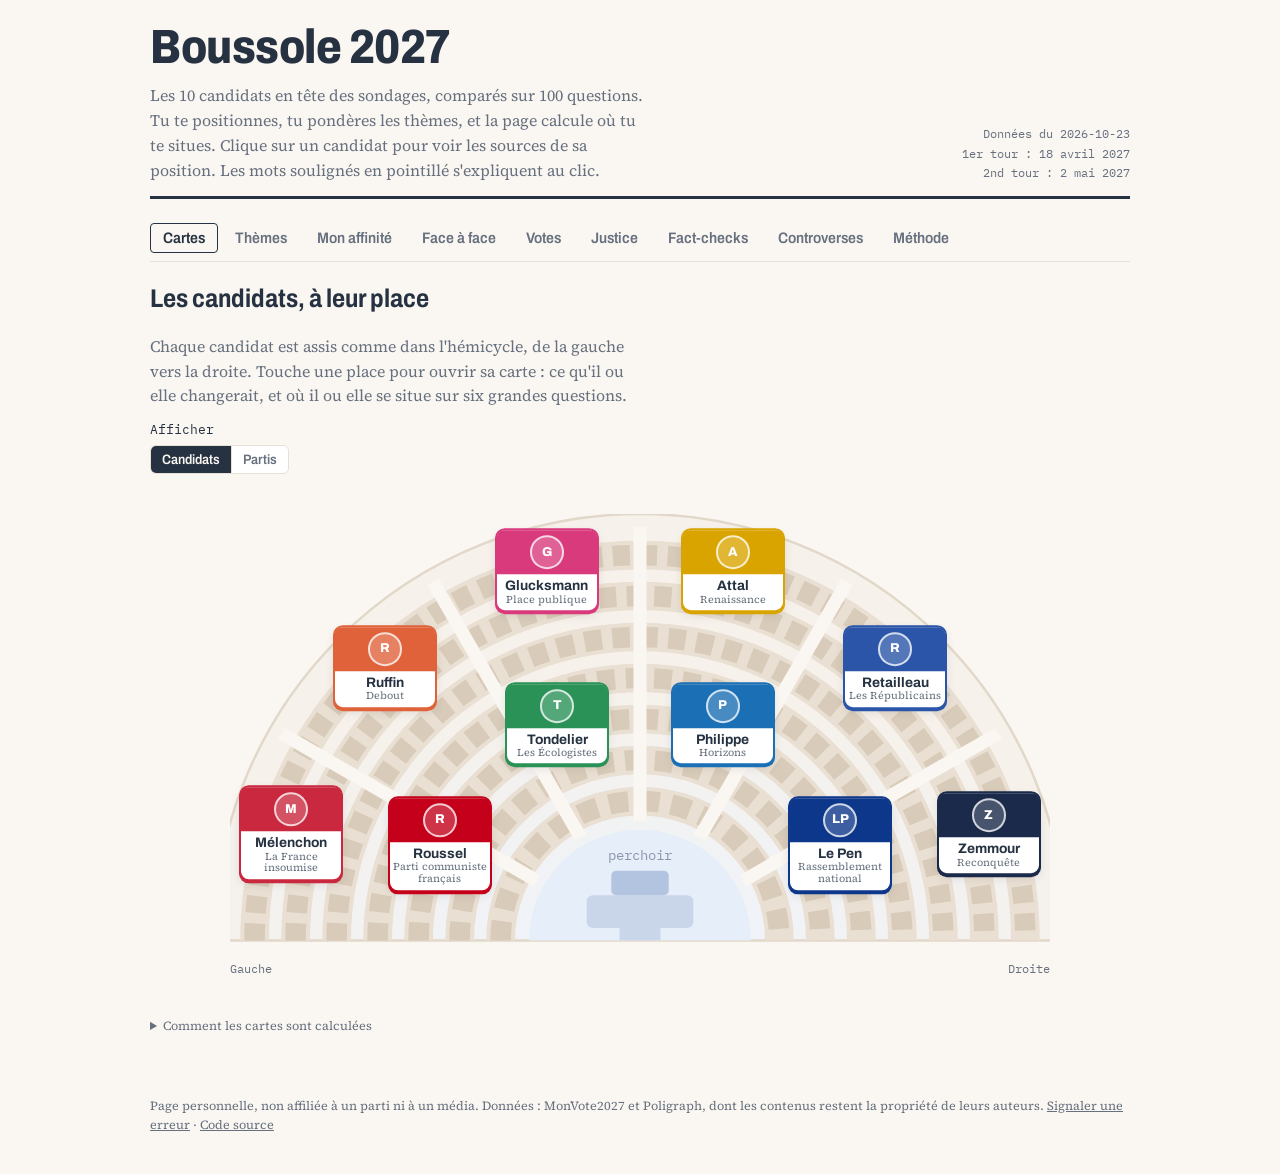
<file: docs/index.html>
<!doctype html>
<html lang="fr">
<head>
<meta charset="utf-8">
<meta name="viewport" content="width=device-width, initial-scale=1, viewport-fit=cover">
<meta name="robots" content="noindex, nofollow">
<meta name="description" content="Comparateur personnel de la présidentielle 2027 : positions sourcées, votes, affaires et fact-checks.">
<style>
:root{color-scheme:light;padding-top:env(safe-area-inset-top,0px);padding-bottom:env(safe-area-inset-bottom,0px)}
body{margin:0;font:14px/1.5 system-ui,-apple-system,"Segoe UI",Roboto,sans-serif}
img{max-width:100%}
[hidden]{display:none!important}
</style>
<title>Boussole 2027</title>
<link rel="preconnect" href="https://fonts.googleapis.com">
<link rel="stylesheet" href="https://fonts.googleapis.com/css2?family=Archivo:wdth,wght@75..100,500..800&family=Source+Serif+4:opsz,wght@8..60,400;8..60,600&family=IBM+Plex+Mono:wght@400;500&display=swap">
<style>
/* Layout: registre civique — une colonne de lecture, onglets en tête, chaque question est une ligne de vote à 5 cases (−− à ++) */
:root{
  --bg:#faf6f1; --surface:#ffffff; --ink:#263241; --muted:#66707e; --line:#e7e0d6;
  --accent:#3f6fb5; --accent-soft:#e5eefb;
  --neg:#c0553f; --neg-soft:#fbe6df; --pos:#3a8a6c; --pos-soft:#ddf2e8; --mid:#f2ede6;
  --warn:#a4720e; --warn-soft:#fcf0d6; color-scheme:light;
  --f-display:"Archivo","Arial Narrow",system-ui,sans-serif;
  --f-body:"Source Serif 4",Georgia,serif;
  --f-mono:"IBM Plex Mono",ui-monospace,Menlo,monospace;
}
/* Palette unique, claire et pastel : le site ne suit pas le mode sombre du navigateur. */
body{background:var(--bg);color:var(--ink);font-family:var(--f-body);font-size:16px;line-height:1.55}
.wrap{max-width:980px;margin:0 auto;padding-left:max(16px,env(safe-area-inset-left,0px));padding-right:max(16px,env(safe-area-inset-right,0px));padding-block:20px 60px}
h1,h2,h3,h4{font-family:var(--f-display);font-stretch:85%;text-wrap:balance;margin:0;line-height:1.15}
h1{font-size:clamp(2rem,6vw,3rem);font-weight:800;letter-spacing:-.01em}
h2{font-size:1.6rem;font-weight:700}
h3{font-size:1.15rem;font-weight:700}
p{margin:0}
.mono{font-family:var(--f-mono);font-size:.82rem}
.lede{color:var(--muted);max-width:62ch;margin-top:8px}
header.top{display:flex;flex-wrap:wrap;justify-content:space-between;gap:16px;align-items:end;border-bottom:3px solid var(--ink);padding-bottom:14px}
.stamp{font-family:var(--f-mono);font-size:.78rem;color:var(--muted);text-align:right}
nav.tabs{display:flex;gap:4px;flex-wrap:wrap;margin:16px 0 22px;position:sticky;top:env(safe-area-inset-top,0px);background:var(--bg);padding-block:8px;z-index:5;border-bottom:1px solid var(--line)}
body::before{content:"";position:fixed;inset:0 0 auto;height:env(safe-area-inset-top,0px);z-index:10;background:var(--bg)}
nav.tabs button{font-family:var(--f-display);font-stretch:90%;font-weight:600;font-size:.95rem;border:1px solid transparent;background:none;color:var(--muted);padding:6px 12px;border-radius:4px;cursor:pointer}
nav.tabs button[aria-selected="true"]{color:var(--ink);border-color:var(--ink)}
button:focus-visible,.term:focus-visible{outline:2px solid var(--accent);outline-offset:2px}
.chips{display:flex;flex-wrap:wrap;gap:6px}
.chip{font-family:var(--f-display);font-stretch:90%;font-weight:600;font-size:.9rem;border:1px solid var(--line);background:var(--surface);color:var(--ink);padding:6px 11px;border-radius:999px;cursor:pointer}
.chip[aria-pressed="true"]{background:var(--ink);color:var(--bg);border-color:var(--ink)}
section.view{display:grid;gap:26px}
.block{display:grid;gap:12px}
.lookfor{display:grid;grid-template-columns:repeat(auto-fit,minmax(200px,1fr));gap:10px}
.lookfor div{background:var(--accent-soft);padding:12px 14px;border-radius:6px}
.lookfor b{font-family:var(--f-display);font-stretch:90%;display:block;margin-bottom:2px}
.lookfor span{font-size:.92rem;color:var(--ink)}
.q{background:var(--surface);border:1px solid var(--line);border-radius:8px;padding:16px;display:grid;gap:12px}
.q h4{font-size:1.08rem;font-weight:700}
.q .ctx{font-size:.92rem;color:var(--muted)}
.scale{display:grid;grid-template-columns:repeat(5,minmax(0,1fr));gap:4px}
.col{display:grid;align-content:start;gap:4px;padding:6px 4px;border-radius:5px;min-height:40px}
.col.c-2{background:var(--neg-soft)}.col.c-1{background:color-mix(in srgb,var(--neg-soft) 55%,var(--mid))}
.col.c0{background:var(--mid)}.col.c1{background:color-mix(in srgb,var(--pos-soft) 55%,var(--mid))}.col.c2{background:var(--pos-soft)}
.col .lab{font-family:var(--f-mono);font-size:.7rem;color:var(--muted);text-align:center;letter-spacing:.04em}
.cand{font-family:var(--f-display);font-stretch:85%;font-weight:600;font-size:.8rem;background:var(--surface);border:1px solid var(--line);border-radius:3px;padding:2px 4px;text-align:center;overflow-wrap:anywhere}
.mine{display:flex;flex-wrap:wrap;align-items:center;gap:8px;border-top:1px dashed var(--line);padding-top:10px}
.mine .lbl{font-family:var(--f-mono);font-size:.75rem;color:var(--muted);text-transform:uppercase;letter-spacing:.06em}
.vote{display:flex;gap:3px}
.vote button{font-family:var(--f-mono);font-size:.85rem;min-width:40px;padding:5px 6px;border:1px solid var(--line);background:var(--surface);color:var(--ink);border-radius:4px;cursor:pointer}
.vote button[aria-pressed="true"]{background:var(--accent);color:var(--bg);border-color:var(--accent)}
.src{font-size:.78rem;color:var(--muted)}
.src a{color:var(--muted)}
a{color:var(--accent)}
.measures{display:grid;gap:8px}
.m{display:grid;grid-template-columns:minmax(0,130px) minmax(0,1fr);gap:12px;padding:10px 0;border-bottom:1px solid var(--line)}
.m .who{font-family:var(--f-display);font-stretch:85%;font-weight:700}
.m .what{min-width:0}
.tag{display:inline-block;font-family:var(--f-mono);font-size:.68rem;padding:1px 6px;border-radius:3px;margin-left:6px;vertical-align:2px;letter-spacing:.03em}
.tag.old{background:var(--warn-soft);color:var(--warn)}
.tag.thin{background:var(--neg-soft);color:var(--neg)}
.tag.ok{background:var(--pos-soft);color:var(--pos)}
.na{color:var(--muted);font-style:italic}
.weight{display:flex;align-items:center;gap:10px;flex-wrap:wrap}
.weight input{accent-color:var(--accent)}
.term{font:inherit;color:inherit;background:none;border:0;padding:0;border-bottom:1.5px dotted var(--accent);cursor:help}
.note{background:var(--warn-soft);border-left:3px solid var(--warn);padding:10px 14px;border-radius:0 6px 6px 0;font-size:.94rem}
.card{background:var(--surface);border:1px solid var(--line);border-radius:8px;padding:16px;display:grid;gap:10px}
.levels{display:grid;gap:10px}
.lvl{display:grid;grid-template-columns:minmax(0,150px) minmax(0,1fr);gap:12px;align-items:start}
.lvl .badge{font-family:var(--f-mono);font-size:.72rem;padding:4px 8px;border-radius:4px;text-transform:uppercase;letter-spacing:.05em}
.b-fait{background:var(--pos-soft);color:var(--pos)}.b-alleg{background:var(--warn-soft);color:var(--warn)}.b-q{background:var(--neg-soft);color:var(--neg)}
table{border-collapse:collapse;width:100%;font-size:.92rem}
.tbl{overflow-x:auto}
th,td{text-align:left;padding:7px 10px;border-bottom:1px solid var(--line);vertical-align:top}
th{font-family:var(--f-display);font-stretch:90%;font-weight:700}
td.n{font-family:var(--f-mono);font-variant-numeric:tabular-nums}
.bars{display:grid;gap:8px}
.bar{display:grid;grid-template-columns:minmax(0,110px) minmax(0,1fr) 52px;gap:10px;align-items:center}
.bar .track{height:14px;background:var(--mid);border-radius:3px;overflow:hidden}
.bar .fill{height:100%;background:var(--accent)}
.bar .v{font-family:var(--f-mono);font-variant-numeric:tabular-nums;text-align:right}
textarea{width:100%;min-height:80px;font-family:var(--f-mono);font-size:.78rem;background:var(--surface);color:var(--ink);border:1px solid var(--line);border-radius:6px;padding:8px;box-sizing:border-box}
.btn{font-family:var(--f-display);font-stretch:90%;font-weight:600;background:var(--ink);color:var(--bg);border:0;padding:8px 14px;border-radius:5px;cursor:pointer}
.btn.ghost{background:none;color:var(--ink);border:1px solid var(--line)}
#pop{position:fixed;z-index:20;left:max(16px,env(safe-area-inset-left,0px));right:max(16px,env(safe-area-inset-right,0px));bottom:calc(16px + env(safe-area-inset-bottom,0px));max-width:560px;margin:0 auto;background:var(--surface);border:1px solid var(--ink);border-radius:10px;padding:16px 18px;box-shadow:0 10px 30px rgba(0,0,0,.18)}
#pop h4{font-size:1.1rem;margin-bottom:6px}
#pop .why{margin-top:8px;font-size:.92rem;color:var(--muted)}
#pop .x{position:absolute;top:8px;right:10px;background:none;border:0;font-size:1.3rem;color:var(--muted);cursor:pointer}
.legend{display:flex;flex-wrap:wrap;gap:12px;font-size:.85rem;color:var(--muted)}
@media (max-width:560px){.m,.lvl{grid-template-columns:1fr;gap:4px}.cand{font-size:.72rem}.vote button{min-width:34px}}
@media (prefers-reduced-motion:reduce){*{transition:none!important}}
</style>
<style>
.cand{cursor:pointer}
.cand.voted{border-color:var(--accent);box-shadow:inset 0 -2px 0 var(--accent)}
.cand[aria-pressed="true"]{background:var(--ink);color:var(--bg);border-color:var(--ink)}
.srcpanel{border-top:1px solid var(--line);padding-top:10px;display:grid;gap:10px}
.srcpanel h5{font-family:var(--f-display);font-stretch:90%;font-size:1rem;margin:0}
.srcitem{display:grid;gap:3px;font-size:.92rem}
.srcitem .meta{font-family:var(--f-mono);font-size:.72rem;color:var(--muted)}
.srcitem .cit{color:var(--ink)}
.badge-type{font-family:var(--f-mono);font-size:.68rem;padding:1px 6px;border-radius:3px;background:var(--mid);color:var(--ink);margin-right:6px}
.badge-type.vote{background:var(--accent);color:var(--bg)}
.chips.sub{margin-top:-6px}
.chips.sub .chip{font-size:.8rem;padding:4px 9px}
.sep{color:var(--muted);font-family:var(--f-mono);font-size:.72rem;align-self:center;padding:0 4px;text-transform:uppercase;letter-spacing:.06em}
.aff{display:grid;gap:6px;padding:12px 0;border-bottom:1px solid var(--line)}
.aff .row{display:flex;flex-wrap:wrap;gap:6px;align-items:center}
.st{font-family:var(--f-mono);font-size:.7rem;padding:2px 7px;border-radius:3px;text-transform:uppercase;letter-spacing:.04em}
.st.def{background:var(--neg-soft);color:var(--neg)}.st.nondef{background:var(--warn-soft);color:var(--warn)}
.st.cours{background:var(--mid);color:var(--ink)}.st.relaxe{background:var(--pos-soft);color:var(--pos)}
.fam{font-family:var(--f-mono);font-size:.7rem;color:var(--muted)}
.ccard{background:var(--surface);border:1px solid var(--line);border-radius:8px;padding:14px 16px}
.ccard>summary{cursor:pointer;display:flex;flex-wrap:wrap;justify-content:space-between;gap:8px;align-items:baseline;list-style:none}
.ccard>summary::-webkit-details-marker{display:none}
.ccard>summary h3{font-size:1.1rem}
.counts{font-family:var(--f-mono);font-size:.75rem;color:var(--muted)}
.stack{display:flex;height:16px;border-radius:3px;overflow:hidden;background:var(--mid)}
.stack span{height:100%}
.v-TRUE{background:var(--pos)}.v-MOSTLY_TRUE{background:color-mix(in srgb,var(--pos) 55%,var(--surface))}
.v-HALF_TRUE{background:var(--line)}.v-MISLEADING,.v-OUT_OF_CONTEXT{background:var(--warn)}
.v-MOSTLY_FALSE{background:color-mix(in srgb,var(--neg) 55%,var(--surface))}.v-FALSE{background:var(--neg)}
.v-UNVERIFIABLE{background:repeating-linear-gradient(45deg,var(--mid),var(--mid) 3px,var(--line) 3px,var(--line) 6px)}
.fcrow{display:grid;grid-template-columns:minmax(0,110px) minmax(0,1fr) 40px;gap:10px;align-items:center}
.sw{display:inline-block;width:10px;height:10px;border-radius:2px;margin-right:4px;vertical-align:-1px}
.fclist{display:grid;gap:6px;font-size:.9rem}
select{font:inherit;background:var(--surface);color:var(--ink);border:1px solid var(--line);border-radius:5px;padding:5px 8px}
.loading{color:var(--muted);font-family:var(--f-mono);font-size:.85rem}
.vrow{display:grid;grid-template-columns:minmax(0,1fr);gap:4px;padding:10px 0;border-bottom:1px solid var(--line)}
.posb{font-family:var(--f-mono);font-size:.72rem;padding:1px 6px;border-radius:3px}
.posb.p2,.posb.p1{background:var(--pos-soft);color:var(--pos)}.posb.p0{background:var(--mid);color:var(--ink)}
.posb.m1,.posb.m2{background:var(--neg-soft);color:var(--neg)}
.themepick{display:grid;gap:10px}
.chipgrp{display:grid;gap:6px}
.grplab{font-family:var(--f-mono);font-size:.7rem;color:var(--muted);text-transform:uppercase;letter-spacing:.08em}
.chipgrp .chip{font-size:.82rem;padding:4px 10px}
.filters{display:flex;flex-wrap:wrap;gap:10px 14px;align-items:end}
.fctl{display:grid;gap:4px;min-width:0}
.fctl select{max-width:100%}
.seg{display:inline-flex;border:1px solid var(--line);border-radius:6px;overflow:hidden}
.seg button{font-family:var(--f-display);font-stretch:90%;font-weight:600;font-size:.85rem;border:0;background:var(--surface);color:var(--muted);padding:6px 11px;cursor:pointer}
.seg button+button{border-left:1px solid var(--line)}
.seg button[aria-pressed="true"]{background:var(--ink);color:var(--bg)}
.rowbtn{all:unset;box-sizing:border-box;cursor:pointer;border-radius:4px;padding:3px 4px;width:100%}
.rowbtn.fcrow{display:grid;grid-template-columns:minmax(0,110px) minmax(0,1fr) 40px;gap:10px;align-items:center}
.rowbtn:hover{background:var(--mid)}
.rowbtn[aria-pressed="true"]{background:var(--accent-soft);outline:1px solid var(--accent)}
.rowbtn:focus-visible{outline:2px solid var(--accent)}
.fcrow.few{opacity:.45}
.vk-pour{background:var(--pos)}.vk-neutre{background:var(--line)}.vk-contre{background:var(--neg)}
.vf-vrai{background:var(--pos)}.vf-nuance{background:var(--warn)}.vf-faux{background:var(--neg)}
.vf-inv{background:repeating-linear-gradient(45deg,var(--mid),var(--mid) 3px,var(--line) 3px,var(--line) 6px)}
.legbtn{all:unset;cursor:pointer;padding:2px 6px;border-radius:4px;font-size:.85rem;color:var(--muted)}
.legbtn[aria-pressed="true"]{background:var(--accent-soft);color:var(--ink);outline:1px solid var(--accent)}
.legbtn:focus-visible{outline:2px solid var(--accent)}
.cand.faded{opacity:.4;cursor:default}
span.cand{cursor:default}
.ychart{display:flex;align-items:stretch;gap:4px;height:150px;padding-top:16px;border-bottom:1px solid var(--line);overflow-x:auto}
.ycol{all:unset;position:relative;flex:1 0 26px;display:flex;flex-direction:column;justify-content:flex-end;cursor:pointer;padding-bottom:18px}
.ycol:focus-visible{outline:2px solid var(--accent)}
.ybar{display:flex;flex-direction:column-reverse;border-radius:3px 3px 0 0;overflow:hidden;min-height:0}
.ybar span{display:block;min-height:2px}
.ycol[aria-pressed="true"] .ybar{outline:2px solid var(--accent);outline-offset:1px}
.ylab{position:absolute;bottom:0;left:0;right:0;text-align:center;font-family:var(--f-mono);font-size:.68rem;color:var(--muted)}
.yn{text-align:center;font-family:var(--f-mono);font-size:.66rem;color:var(--muted);line-height:1.2;min-height:1.2em}
ul.lim{margin:0;padding-left:18px;display:grid;gap:6px}
details>summary.src{cursor:pointer;margin-top:4px}
.stackv{display:grid;gap:26px}
#votes-ep{border-top:3px solid var(--ink);padding-top:22px}
.eppos{display:flex;flex-wrap:wrap;gap:6px 14px;font-size:.9rem}
.eppos.small{font-size:.82rem;margin-top:6px}
.vrow .row{display:flex;flex-wrap:wrap;gap:6px;align-items:center}
.agree{font-size:1.05rem}.agree b{font-family:var(--f-display);font-size:1.5rem}
input[type="search"]{font:inherit;background:var(--surface);color:var(--ink);border:1px solid var(--line);border-radius:5px;padding:5px 8px;min-width:0;max-width:100%}
table.mx{width:auto;border-collapse:separate;border-spacing:2px;font-family:var(--f-mono);font-size:.78rem;font-variant-numeric:tabular-nums}
table.mx th{font-family:var(--f-mono);font-weight:500;font-size:.72rem;color:var(--muted);padding:4px 6px;white-space:nowrap}
table.mx td{text-align:center;min-width:40px;padding:7px 4px;border-radius:3px;border:0;color:var(--ink)}
table.mx td.mx-self{background:var(--mid);color:var(--muted)}
.sujrow .stack{min-width:4px}
.sentence{font-size:1rem;line-height:1.5}
.proof{border-left:2px solid var(--accent);padding-left:10px;display:grid;gap:3px;font-size:.88rem}
.toc{display:flex;flex-wrap:wrap;gap:6px 16px;font-family:var(--f-display);font-stretch:90%;font-weight:600}
.chip[disabled]{opacity:.4;cursor:default}
#dit-vote{border-color:var(--accent)}
#votes-an,#votes-ep,#dit-vote{scroll-margin-top:70px}
.jbars{display:grid;gap:6px;margin:10px 0}
.jbar{all:unset;box-sizing:border-box;display:grid;grid-template-columns:minmax(0,92px) minmax(0,1fr) 28px;gap:10px;align-items:center;cursor:pointer;padding:3px 4px;border-radius:4px;width:100%}
.jbar:hover{background:var(--mid)}.jbar:focus-visible{outline:2px solid var(--accent)}
.jn{font-size:.8rem;white-space:nowrap;overflow:hidden;text-overflow:ellipsis}
.jtrack{display:flex;height:22px;border-radius:3px;overflow:hidden;background:var(--mid)}
.js{display:flex;align-items:center;justify-content:center;font-family:var(--f-mono);font-size:.7rem;color:#fff;min-width:14px}
.js-def{background:var(--neg)}.js-nondef{background:var(--warn)}.js-cours{background:color-mix(in srgb,var(--ink) 45%,var(--surface))}.js-relaxe{background:var(--pos)}
.jzero{font-family:var(--f-mono);font-size:.7rem;color:var(--muted);align-self:center;padding-left:8px}
.jd{display:inline-block;width:12px;height:12px;border-radius:50%;margin:1px;vertical-align:-2px}
.jgrid{border-collapse:collapse;font-size:.82rem}
.jgrid th,.jgrid td{border-bottom:1px solid var(--line);padding:4px 6px;text-align:left}
.jgrid td{text-align:center;min-width:34px}
.jfam{font-family:var(--f-mono);font-size:.66rem;text-transform:uppercase;letter-spacing:.06em;color:var(--muted);border-left:1px solid var(--line)}
.jcat{vertical-align:bottom;font-weight:500;font-size:.74rem;line-height:1.2;max-width:84px;min-width:60px;text-align:center!important}
.jgrid tbody th,.jgrid thead th:first-child{position:sticky;left:0;background:var(--bg);z-index:1}
.linkbtn{all:unset;cursor:pointer;font-weight:600;text-decoration:underline dotted}.linkbtn:focus-visible{outline:2px solid var(--accent)}
.ccard{scroll-margin-top:12px}
.pswitch{display:flex;flex-wrap:wrap;gap:10px 14px;align-items:end;margin:4px 0}
.pbars{display:grid;gap:6px}
.pbar{all:unset;box-sizing:border-box;display:grid;grid-template-columns:minmax(0,150px) minmax(0,1fr) 44px;gap:10px;align-items:center;cursor:pointer;padding:4px;border-radius:4px;width:100%}
.pbar:hover{background:var(--mid)}.pbar:focus-visible{outline:2px solid var(--accent)}
.pn{font-weight:600;font-size:.9rem}.pn .fam{font-weight:400;display:block}
.ptrack{height:18px;background:var(--mid);border-radius:3px;overflow:hidden}.pfill{display:block;height:100%;background:var(--accent)}
#p-qui,#p-cmp{scroll-margin-top:12px}
@media (max-width:480px){.pbar{grid-template-columns:minmax(0,104px) minmax(0,1fr) 40px}}
.dhead .agree{margin:.3em 0}
.dwho{display:flex;gap:16px;flex-wrap:wrap;font-weight:600}
.dstack{display:flex;height:12px;border-radius:3px;overflow:hidden;background:var(--mid);min-width:60px}
.dhead .dstack{height:16px;margin:8px 0 6px}
.ds-opp{background:var(--neg)}.ds-ecart{background:color-mix(in srgb,var(--ink) 30%,var(--surface))}.ds-acc{background:var(--pos)}
.dsw{display:inline-block;width:10px;height:10px;border-radius:2px;vertical-align:-1px;margin-right:3px}
.dcards{display:grid;gap:8px}
.dcard{background:var(--surface);border:1px solid var(--line);border-radius:8px}
.dcard>summary{list-style:none;cursor:pointer;display:grid;grid-template-columns:minmax(0,1fr) 44px;grid-template-areas:"n v" "s s" "c c";gap:6px 10px;align-items:center;padding:12px 14px}
.dcard>summary::-webkit-details-marker{display:none}
.dcard>summary:focus-visible{outline:2px solid var(--accent);border-radius:8px}
.dname{grid-area:n;font-weight:600}.dname::before{content:"▸ ";color:var(--muted)}.dcard[open] .dname::before{content:"▾ "}
.dbar{grid-area:b;height:10px;background:var(--mid);border-radius:3px;overflow:hidden}.dfill{display:block;height:100%;background:var(--accent)}
.dcard>summary .v{grid-area:v;font-family:var(--f-mono);font-size:.85rem;text-align:right}
.dcard>summary .dstack{grid-area:s;height:12px}.t-acc{color:var(--pos);font-weight:600}
.dcount{grid-area:c;font-size:.74rem;color:var(--muted)}.t-opp{color:var(--neg);font-weight:600}
@media (min-width:720px){.dcard>summary{grid-template-columns:minmax(0,200px) minmax(0,1fr) 46px minmax(0,250px);grid-template-areas:"n s v c"}.dcount{text-align:right}}
.dgrp{padding:0 14px 10px}
.dgh{font-family:var(--f-mono);font-size:.72rem;text-transform:uppercase;letter-spacing:.06em;padding:4px 8px;border-radius:4px;margin:8px 0 4px;display:inline-block}
.dgh-opp{background:var(--neg-soft);color:var(--neg)}.dgh-ecart{background:var(--mid);color:var(--ink)}.dgh-acc{background:var(--pos-soft);color:var(--pos)}
.dq{display:grid;grid-template-columns:minmax(0,1fr);gap:6px;padding:8px 0 8px 10px;border-left:3px solid var(--line);margin:4px 0}
.dq-opp{border-left-color:var(--neg)}.dq-acc{border-left-color:var(--pos)}
.dq-t{font-size:.92rem}
@media (min-width:720px){.dq{grid-template-columns:minmax(0,1fr) 220px;align-items:center}}
.dsc{position:relative;height:30px;margin:0 8px}
.dsc-line{position:absolute;left:0;right:0;top:9px;height:2px;background:var(--line)}
.dsc-tick{position:absolute;top:5px;width:1px;height:10px;background:var(--line)}
.dsc-gap{position:absolute;top:8px;height:4px;background:color-mix(in srgb,var(--neg) 55%,transparent);border-radius:2px}
.dq-acc .dsc-gap{background:color-mix(in srgb,var(--pos) 55%,transparent)}
.dsc-dot{position:absolute;top:3px;width:14px;height:14px;margin-left:-7px;border-radius:50%;border:2px solid var(--surface)}
.dsc-dot.da{background:var(--accent)}.dsc-dot.db{background:#d9631e}
.dsc-dot.same.da{margin-left:-11px}.dsc-dot.same.db{margin-left:-3px}
.dsc-dot.inl{position:static;display:inline-block;margin:0 2px 0 0;vertical-align:-2px;width:12px;height:12px}
.dsc-l,.dsc-r{position:absolute;top:18px;font-family:var(--f-mono);font-size:.62rem;color:var(--muted)}.dsc-l{left:-6px}.dsc-r{right:-6px}
.vmark{display:inline-block;margin-left:5px;font-family:var(--f-mono);font-size:.6rem;font-weight:600;letter-spacing:.03em;padding:0 4px;border-radius:3px;background:var(--accent);color:var(--bg);vertical-align:1px}
.subnav{display:flex;gap:0;border:1px solid var(--line);border-radius:8px;overflow:hidden;margin:6px 0 14px;position:sticky;top:0;z-index:5;background:var(--surface)}
.subnav button{flex:1;font-family:var(--f-display);font-stretch:90%;font-weight:600;font-size:.95rem;border:0;background:var(--surface);color:var(--muted);padding:10px 8px;cursor:pointer}
.subnav button+button{border-left:1px solid var(--line)}
.subnav button[aria-selected="true"]{background:var(--ink);color:var(--bg)}
.pdcard>summary{grid-template-columns:minmax(0,1fr);grid-template-areas:"n" "c"}
@media (min-width:720px){.pdcard>summary{grid-template-columns:minmax(0,1fr) auto;grid-template-areas:"n c"}}
.pvrow{display:grid;gap:4px;padding:8px 0;border-bottom:1px solid var(--line)}.pvt{font-size:.9rem}
.card h4{margin:14px 0 4px}
.dvcards{display:grid;gap:14px}
.dvcard{background:var(--surface);border:1px solid var(--line);border-radius:8px;padding:14px 16px}
.dv-top{display:flex;flex-wrap:wrap;gap:8px;align-items:center}
.dvcard h3{font-size:1.1rem;margin:8px 0 10px}
.dv-grid{display:grid;grid-template-columns:minmax(0,1fr);gap:10px}
@media (min-width:720px){.dv-grid{grid-template-columns:minmax(0,1fr) minmax(0,1fr)}}
.dv-side{border-left:3px solid var(--accent);padding:4px 0 4px 12px}
.dv-side+.dv-side{border-left-color:#d9631e}
.dv-lab{font-family:var(--f-mono);font-size:.72rem;text-transform:uppercase;letter-spacing:.08em;font-weight:600}
.dv-date{font-size:.75rem;color:var(--muted)}.dv-qui{font-weight:600;font-size:.92rem;margin-top:2px}
.dv-side p{margin:.4em 0}
.dv-nuance{font-size:.92rem;background:var(--mid);border-radius:6px;padding:8px 10px;margin:10px 0 4px}
.avcard{background:color-mix(in srgb,var(--mid) 40%,var(--surface));border-style:dashed}
.avcard .dv-side{border-left-color:var(--line)}.avcard .dv-side+.dv-side{border-left-color:var(--warn)}
#a-verifier{scroll-margin-top:60px;margin-top:22px}
.cgrid{display:grid;grid-template-columns:repeat(auto-fill,minmax(min(100%,300px),1fr));gap:18px;margin:10px 0 18px}
.ccardx{perspective:1200px}
.cinner{position:relative;display:grid;transition:transform .55s;transform-style:preserve-3d}
.ccardx.flipped .cinner{transform:rotateY(180deg)}
.cface{grid-area:1/1;backface-visibility:hidden;-webkit-backface-visibility:hidden;background:var(--surface);border:3px solid var(--pc);border-radius:16px;box-shadow:0 2px 0 var(--pc),0 8px 22px rgba(0,0,0,.08);overflow:hidden;display:flex;flex-direction:column}
.cback{transform:rotateY(180deg)}
@media (prefers-reduced-motion:reduce){.cinner{transition:none}}
.chead{display:flex;gap:12px;align-items:center;color:#fff;padding:14px 14px 12px}
.chead.slim{padding:10px 14px}
.cini{flex:0 0 48px;height:48px;border-radius:50%;background:rgba(255,255,255,.18);border:2px solid rgba(255,255,255,.7);display:flex;align-items:center;justify-content:center;font-family:var(--f-display);font-weight:800;font-size:1rem;letter-spacing:.02em}
.cname{font-family:var(--f-display);font-weight:800;font-size:1.3rem;line-height:1.1}
.csub{font-size:.82rem;opacity:.9}
.cfam{display:flex;justify-content:space-between;align-items:center;padding:6px 14px;font-size:.8rem;font-weight:600;background:color-mix(in srgb,var(--pc) 12%,var(--surface));color:var(--ink)}
.cgauges{display:grid;gap:6px;padding:10px 14px 4px}
.cg{display:grid;grid-template-columns:82px minmax(0,1fr);align-items:start;gap:8px}
.cg-t{font-family:var(--f-display);font-weight:700;font-size:.76rem;color:var(--ink);line-height:1;padding-top:1px}
.cg-r{display:grid;gap:2px}
.cg-e{display:flex;justify-content:space-between;font-family:var(--f-mono);font-size:.6rem;color:var(--muted);line-height:1.1}
.cg-bar{position:relative;height:8px;border-radius:4px;background:var(--mid);border:1px solid var(--line)}
.cg-m{position:absolute;left:50%;top:-3px;width:1px;height:12px;background:var(--muted)}
.cg-d{position:absolute;top:-4px;width:14px;height:14px;margin-left:-7px;border-radius:50%;background:var(--pc);border:2px solid var(--surface);box-shadow:0 0 0 1px var(--pc)}
.csec{padding:8px 14px}
.cst{font-family:var(--f-mono);font-size:.7rem;text-transform:uppercase;letter-spacing:.08em;font-weight:700;color:var(--pc);filter:saturate(1.2)}
.clist{margin:6px 0 0;padding:0;list-style:none;display:grid;gap:5px;font-size:.92rem}
.clist li{padding-left:12px;position:relative}.clist li::before{content:"";position:absolute;left:0;top:.55em;width:6px;height:6px;border-radius:50%;background:var(--pc)}
.clist.small{font-size:.85rem}
.cth{display:block;font-family:var(--f-mono);font-size:.62rem;color:var(--muted);text-transform:uppercase;letter-spacing:.05em}
.clinks{display:flex;flex-wrap:wrap;gap:10px;padding:4px 14px 8px;font-size:.85rem}
.cflip{margin:auto 14px 12px;align-self:flex-start;font:inherit;font-weight:600;font-size:.85rem;border:1px solid var(--pc);color:var(--ink);background:var(--surface);border-radius:999px;padding:6px 14px;cursor:pointer}
.cflip:hover{background:color-mix(in srgb,var(--pc) 10%,var(--surface))}.cflip:focus-visible{outline:2px solid var(--accent)}
/* Hémicycle */
.hemi{position:relative;width:100%;max-width:820px;margin:14px auto 30px;aspect-ratio:2/1.08}
.hemi-svg{position:absolute;left:0;right:0;bottom:0;width:100%;height:100%}
.hemi-lab{position:absolute;left:0;right:0;bottom:-22px;display:flex;justify-content:space-between;font-family:var(--f-mono);font-size:.72rem;color:var(--muted)}
.seat{all:unset;box-sizing:border-box;position:absolute;transform:translate(-50%,-50%);width:clamp(62px,13%,104px);cursor:pointer;display:flex;flex-direction:column;align-items:center;text-align:center;background:var(--surface);border:2px solid var(--pc);border-radius:10px;padding:0 0 5px;box-shadow:0 2px 0 var(--pc),0 4px 10px rgba(0,0,0,.08);transition:transform .15s,box-shadow .15s}
.seat:hover,.seat:focus-visible{transform:translate(-50%,-56%) scale(1.06);box-shadow:0 3px 0 var(--pc),0 8px 18px rgba(0,0,0,.14);outline:none;z-index:2}
.seat-h{width:100%;background:var(--pc);border-radius:7px 7px 0 0;display:flex;justify-content:center;padding:5px 0}
.seat-i{width:30px;height:30px;border-radius:50%;background:rgba(255,255,255,.2);border:2px solid rgba(255,255,255,.75);color:#fff;font-family:var(--f-display);font-weight:800;font-size:.8rem;display:flex;align-items:center;justify-content:center}
.seat-n{font-family:var(--f-display);font-weight:700;font-size:clamp(.62rem,1.6vw,.86rem);margin-top:4px;padding:0 3px;line-height:1.1}
.seat-p{font-size:clamp(.5rem,1.2vw,.66rem);color:var(--muted);padding:0 3px;line-height:1.1}
@media (max-width:520px){.hemi{aspect-ratio:1/0.82}.seat-p{display:none}.seat-i{width:24px;height:24px;font-size:.66rem}}
/* Carte en grand */
#cmodal{position:fixed;inset:0;z-index:50;display:flex;align-items:center;justify-content:center;padding:16px}
#cmodal[hidden]{display:none}
.cm-back{position:absolute;inset:0;background:rgba(38,50,65,.42);backdrop-filter:blur(4px);-webkit-backdrop-filter:blur(4px)}
.cm-box{position:relative;width:min(440px,100%);max-height:calc(100vh - 32px);overflow:auto;animation:cmIn .22s ease-out;padding-top:6px}
.cm-box .cface{font-size:1.02rem}
.cm-x{position:absolute;top:10px;right:10px;z-index:3;width:34px;height:34px;border-radius:50%;border:0;background:rgba(255,255,255,.9);font-size:1.4rem;line-height:1;cursor:pointer;color:var(--ink)}
.cm-nav{display:flex;justify-content:space-between;gap:10px;margin-top:10px}
.cm-arrow{font:inherit;font-weight:600;font-size:.85rem;background:var(--surface);border:1px solid var(--line);border-radius:999px;padding:6px 12px;cursor:pointer;color:var(--ink)}
@keyframes cmIn{from{transform:scale(.85) translateY(20px);opacity:0}to{transform:none;opacity:1}}
@media (prefers-reduced-motion:reduce){.cm-box{animation:none}.seat{transition:none}}
body.cm-on{overflow:hidden}
</style>
</head>
<body>

<div class="wrap">
<header class="top">
  <div>
    <h1>Boussole 2027</h1>
    <p class="lede">Les 10 candidats en tête des sondages, comparés sur 100 questions. Tu te positionnes, tu pondères les thèmes, et la page calcule où tu te situes. Clique sur un candidat pour voir les sources de sa position. Les mots soulignés en pointillé s'expliquent au clic.</p>
  </div>
  <div class="stamp" id="stamp">1er tour : 18 avril 2027<br>2nd tour : 2 mai 2027</div>
</header>

<nav class="tabs" role="tablist">
  <button role="tab" data-v="cartes" aria-selected="true">Cartes</button>
  <button role="tab" data-v="themes" aria-selected="false">Thèmes</button>
  <button role="tab" data-v="affinite" aria-selected="false">Mon affinité</button>
  <button role="tab" data-v="duel" aria-selected="false">Face à face</button>
  <button role="tab" data-v="votes" aria-selected="false">Votes</button>
  <button role="tab" data-v="justice" aria-selected="false">Justice</button>
  <button role="tab" data-v="factchecks" aria-selected="false">Fact-checks</button>
  <button role="tab" data-v="controverses" aria-selected="false">Controverses</button>
  <button role="tab" data-v="methode" aria-selected="false">Méthode</button>
</nav>

<section class="view" id="v-cartes"><p class="loading">Chargement des données…</p></section>
<section class="view" id="v-themes" hidden></section>
<section class="view" id="v-affinite" hidden></section>
<section class="view" id="v-duel" hidden></section>
<section class="view" id="v-votes" hidden><div class="stackv" id="votes-ep"></div></section>
<section class="view" id="v-justice" hidden></section>
<section class="view" id="v-factchecks" hidden></section>
<section class="view" id="v-controverses" hidden></section>
<section class="view" id="v-methode" hidden></section>
</div>

<div id="pop" hidden role="dialog" aria-live="polite"><button class="x" aria-label="Fermer">×</button><h4></h4><p class="def"></p><p class="why"></p></div>
<footer class="wrap src" style="padding-block:0 40px">
Page personnelle, non affiliée à un parti ni à un média. Données : MonVote2027 et Poligraph,
dont les contenus restent la propriété de leurs auteurs.
<a href="https://github.com/Tanguyrhd/boussole-2027/issues">Signaler une erreur</a> · <a href="https://github.com/Tanguyrhd/boussole-2027">Code source</a>
</footer>
<script>
const GLO={
 deficit:["Déficit public","Ce que l'État, la Sécu et les collectivités dépensent en plus de ce qu'ils encaissent sur une année. Il est exprimé en % du PIB.","Chaque année de déficit s'ajoute à la dette. Une mesure « non financée » creuse le déficit."],
 dette:["Dette publique","Le stock de tout ce que les administrations publiques ont emprunté et pas encore remboursé. Elle dépasse 110 % du PIB selon MonVote2027.","Plus elle est haute, plus les intérêts pèsent sur le budget et moins il reste de marge pour d'autres dépenses."],
 isf:["ISF / IFI","L'ISF taxait chaque année l'ensemble du patrimoine au-delà d'un seuil. Depuis 2018, il est remplacé par l'IFI, qui ne taxe que l'immobilier.","Rétablir l'ISF signifie taxer à nouveau les actions et placements financiers des plus riches."],
 succession:["Droits de succession","Impôt payé par les héritiers. En ligne directe : abattement de 100 000 € par enfant, puis barème progressif de 5 % à 45 % (45 % au-delà d'environ 1,8 M€).","Une tranche à 100 % au-delà d'un seuil revient à plafonner l'héritage, avec un risque de censure constitutionnelle pour « confiscation »."],
 tranche:["Tranche marginale","Le taux ne s'applique qu'à la partie du montant qui dépasse le seuil, pas au total.","Un taux de 100 % au-delà de 12 M€ ne prend pas « tout » l'héritage, seulement ce qui dépasse 12 M€."],
 cotis:["Cotisations patronales","Prélèvements payés par l'employeur sur les salaires. Ils financent la Sécu (santé, retraites, chômage…).","Les baisser réduit le coût du travail, mais il faut compenser le manque à gagner pour la Sécu (impôt, déficit ou baisse de prestations)."],
 prod:["Impôts de production","Taxes payées par les entreprises indépendamment de leurs bénéfices (CVAE, CFE, C3S, foncier…).","Ils pèsent sur l'industrie même quand elle ne gagne pas d'argent, d'où les propositions de baisse côté centre et droite."],
 smic:["SMIC","Salaire minimum légal. Environ 1 443 € nets par mois en 2026 selon MonVote2027.","Une forte hausse soutient le pouvoir d'achat des bas salaires. Le débat porte sur l'effet emploi et sur l'écrasement des salaires juste au-dessus."],
 ondam:["ONDAM","Objectif national de dépenses d'assurance maladie, voté chaque année avec le budget de la Sécu.","C'est le plafond annuel de dépenses de santé. Sortir certaines dépenses de l'ONDAM permet de planifier sur plusieurs années."],
 t2a:["Tarification à l'acte (T2A)","Les hôpitaux sont payés selon le nombre et le type d'actes réalisés, depuis le milieu des années 2000.","Critiquée parce qu'elle pousse au volume et pénalise les soins longs ou peu « rentables »."],
 secu100:["« 100 % Sécu »","Rembourser intégralement les soins prescrits par la Sécurité sociale et intégrer les mutuelles dans la Sécu.","Plus besoin de complémentaire, mais il faut financer la part aujourd'hui payée par les mutuelles (par des cotisations ou des impôts)."],
 ame:["AME","Aide médicale d'État : soins pour les étrangers en situation irrégulière, sous conditions de ressources et de résidence. Environ 1 Md€ par an selon MonVote2027.","Ses défenseurs parlent de santé publique (soigner tôt coûte moins cher). Ses opposants parlent d'appel d'air et de coût."],
 cedh:["CEDH","Convention européenne des droits de l'homme (1950), appliquée par la Cour de Strasbourg. Elle n'est pas liée à l'Union européenne.","Déroger à la CEDH pour expulser revient à sortir d'un cadre de garanties partagé par 46 pays. C'est juridiquement lourd et politiquement très clivant."],
 sol:["Droit du sol","Un enfant né en France de parents étrangers peut devenir français, sous conditions de résidence (généralement à la majorité).","Le supprimer touche à la définition de la nationalité et nécessiterait vraisemblablement une révision constitutionnelle."],
 oqtf:["OQTF","Obligation de quitter le territoire français : décision administrative d'éloignement. Son taux d'exécution est faible (environ 10-15 % selon MonVote2027).","Le débat ne porte pas seulement sur la loi, mais aussi sur l'exécution : laissez-passer consulaires, places en rétention, accords avec les pays d'origine."],
 regroup:["Regroupement familial","Permet à un étranger en situation régulière de faire venir son conjoint et ses enfants mineurs, sous conditions de ressources et de logement.","C'est un droit protégé en partie par la CEDH (vie familiale), ce qui limite ce qu'une loi nationale peut restreindre."],
 ric:["RIC","Référendum d'initiative citoyenne : un nombre défini de citoyens peut déclencher un vote populaire sans passer par le Parlement.","L'instaurer demande une révision de la Constitution."],
 prop:["Proportionnelle","Les sièges de députés sont attribués selon le pourcentage de voix, au lieu du scrutin majoritaire par circonscription.","Elle représente mieux la diversité des votes, mais rend les majorités absolues plus rares et les coalitions nécessaires."],
 rev:["Révision constitutionnelle","Article 89 : le texte doit être voté dans les mêmes termes par l'Assemblée et le Sénat, puis approuvé par référendum ou par le Congrès aux 3/5.","Beaucoup de promesses (immigration, RIC, institutions) en dépendent. Sans majorité dans les deux chambres, elles restent des promesses."],
 c493:["49.3","Article de la Constitution qui permet au gouvernement de faire adopter un texte sans vote, sauf si une motion de censure est votée à la majorité absolue.","C'est ainsi que la réforme des retraites de 2023 est passée."],
 censure:["Motion de censure","Vote des députés pour renverser le gouvernement. Elle doit réunir la majorité absolue des sièges ; seuls les « pour » sont comptés.","Ceux qui ne votent pas la censure laissent le gouvernement en place. C'est un vote très lisible pour juger une position."],
 repart:["Répartition","Les cotisations des actifs d'aujourd'hui paient directement les pensions des retraités d'aujourd'hui.","C'est le cœur du système français. Il dépend du ratio actifs / retraités, qui se dégrade avec le vieillissement."],
 capi:["Capitalisation","Chacun (ou un fonds collectif) épargne et place de l'argent pour financer sa propre retraite future.","Plus de rendement potentiel, mais exposition aux marchés financiers et moins de solidarité entre générations."],
 ppe:["PPE","Programmation pluriannuelle de l'énergie : le plan qui fixe la trajectoire de production (nucléaire, éolien, solaire…) sur 10 ans.","Abroger ou réécrire la PPE change concrètement ce qui sera construit dans les années 2030."],
 epr2:["EPR2","Nouveau modèle de réacteur nucléaire. Un premier programme de 6 réacteurs a été lancé ; leur mise en service est attendue dans les années 2030.","Le nucléaire est bas carbone, mais lent et coûteux à construire. Une promesse EPR ne produit rien pendant le quinquennat."],
 thermique:["Fin des voitures thermiques 2035","Règle européenne adoptée en 2023 : plus de ventes de voitures neuves essence ou diesel à partir de 2035 (dérogation pour carburants de synthèse).","C'est une règle de l'UE : un président français ne peut pas la supprimer seul."],
 planchers:["Prix planchers","Prix minimum garanti sous lequel un produit agricole ne peut pas être acheté aux agriculteurs.","Ça protège le revenu agricole, mais pose la question du prix pour le consommateur et de la compatibilité avec le marché européen."],
 pfas:["PFAS","« Polluants éternels » : substances chimiques très persistantes, présentes dans de nombreux produits (textiles, emballages, poêles…).","Leur interdiction est un sujet santé-environnement majeur, avec un coût pour l'industrie."],
 megab:["Mégabassines","Grandes retenues d'eau remplies l'hiver pour irriguer l'été.","Conflit entre sécurisation de l'irrigation pour certains agriculteurs et partage de la ressource en eau."],
 sru:["Loi SRU","Impose aux communes d'une certaine taille d'avoir un pourcentage minimum de logements sociaux (20 à 25 %).","Renforcer la loi SRU, c'est contraindre les communes qui construisent peu de logement social."],
 chiffrage:["Chiffrage indépendant","Estimation du coût d'un programme par un organisme extérieur au candidat (Institut Montaigne, OFCE, Fondation iFRAP…).","Chaque organisme a ses hypothèses et sa sensibilité. Compare l'écart entre le chiffre du candidat et plusieurs estimations, pas une seule."],
 inelig:["Inéligibilité","Peine qui interdit de se présenter à une élection pendant une durée fixée. Avec « exécution provisoire », elle s'applique tout de suite, même en cas d'appel.","Le Pen avait été condamnée à 5 ans avec exécution provisoire en 1re instance ; l'appel a réduit la peine, ce qui lui permet d'être candidate."],
 diff:["Plainte en diffamation","Procédure contre une publication accusée de porter atteinte à l'honneur par des faits faux. Le média peut se défendre en prouvant la vérité des faits ou sa bonne foi.","Une plainte n'établit rien en soi. C'est son issue qui dira qui a raison."],
 conscons:["Conseil constitutionnel","Vérifie que les lois respectent la Constitution. Il peut censurer une mesure jugée confiscatoire, contraire à l'égalité, etc.","Une promesse peut être votée puis annulée. Vérifie si elle a des chances de passer ce filtre."]
};
function T(k,txt){return `<button class="term" data-k="${k}">${txt}</button>`}
const esc=s=>String(s??"").replace(/[&<>"]/g,c=>({"&":"&amp;","<":"&lt;",">":"&gt;",'"':"&quot;"}[c]));
const C=[["le_pen","Le Pen","RN"],["melenchon","Mélenchon","LFI"],["glucksmann","Glucksmann","Place publique"],["philippe","Philippe","Horizons"],["attal","Attal","Renaissance"],["retailleau","Retailleau","LR"],["zemmour","Zemmour","Reconquête"],["tondelier","Tondelier","Écologistes"],["roussel","Roussel","PCF"],["ruffin","Ruffin","Debout !"]];
const NAME=Object.fromEntries(C.map(c=>[c[0],c[1]]));NAME.bardella="Bardella";
const PGSLUG={le_pen:"marine-le-pen",melenchon:"jean-luc-melenchon",glucksmann:"raphael-glucksmann",philippe:"edouard-philippe",attal:"gabriel-attal",retailleau:"bruno-retailleau",zemmour:"eric-zemmour",tondelier:"marine-tondelier",roussel:"fabien-roussel",ruffin:"francois-ruffin",bardella:"jordan-bardella"};
const LAB=["−−","−","0","+","++"], POSCLS={"-2":"m2","-1":"m1","0":"p0","1":"p1","2":"p2"};
const PG="https://poligraph.fr/elections/presidentielle-2027/themes/";
const PGL=PG+"logement-urbanisme", PGA=PG+"agriculture-alimentation";
const PL="https://place-publique.eu/document/3Ari5O0s5O1L4iK1uyUhI0/pp-acte-un.pdf", AEC="https://web.archive.org/web/20260829200732/https://melenchon2027.fr/programme2025/livre/", RN22="https://rassemblementnational.fr/22-mesures", ECO="https://lesecologistes.fr/document/3N4JsAEmq6vsx42IITGNZa/vdef-programme-1.pdf";

/* Thèmes : 9 choisis + 3 « autres ». look = grille d'analyse propre au thème ; ms = mesures sourcées (curées à la main). */
const THEMES=[
{id:"eco",name:"Économie & budget",look:[["Combien ?","Coût ou recette annoncé, et sur quelle durée."],["Estimation indépendante","Écart entre le chiffre du candidat et un "+T("chiffrage","chiffrage")+" extérieur."],["Qui paie, qui gagne ?","Ménages modestes, classes moyennes, entreprises, plus riches."],["Effets secondaires","Évitement fiscal, emploi, prix, "+T("dette","dette")+"."]],
 ms:[["le_pen","Baisser la TVA de 20 % à 5,5 % sur carburants, fioul, gaz et électricité.","RN, 22 mesures",RN22,"old"],
 ["melenchon","SMIC à 1 600 € nets immédiatement, salaires indexés sur l'inflation.","L'Avenir en commun 2025",AEC+"chapitre8/s4/"],
 ["melenchon","« Héritage maximum » : "+T("tranche","tranche")+" à 100 % au-delà de 12 M€. Les Surligneurs y voyaient un risque de censure par le "+T("conscons","Conseil constitutionnel")+".","Mesure 2022 reprise ; analyse Les Surligneurs","https://www.actu-juridique.fr/ntic-numerique-medias-presse/cette-semaine-chez-les-surligneurs-jl-melenchon-peut-il-confisquer-un-heritage-au-dela-de-12-millions/"],
 ["glucksmann","SMIC à 1 600 € nets dans les deux ans.","Place publique, Acte I (2026)",PL],
 ["philippe","Pacte fiscal : 50 Md€ de baisse des "+T("prod","impôts de production")+" contre 50 Md€ d'aides publiques en moins. Pas de nouvel impôt sur le quinquennat.","edouardphilippe.fr (2026)","https://www.edouardphilippe.fr/priorites/pour-une-france-plus-prospere"],
 ["attal","Supprimer le plafond légal d'heures supplémentaires (220 h/an par défaut).","attalpresident.fr (2026)","https://attalpresident.fr/programme/travail-salaires"],
 ["retailleau","Seuil annuel de travail porté à 1 623 h (au lieu de 1 607 h), soit deux jours de plus, rémunérés.","LR, « Le travail gagnant » (2026)","https://republicains.fr/wp-content/uploads/2026/01/51705_LesRepublicains_Brochures_A5-40P_DEF.pdf"],
 ["zemmour","Réduire de 20 % la contribution française au budget de l'UE.","Reconquête, européennes 2024","https://assets.ericzemmour.fr/document/Programme%20Reconqu%C3%AAte%20Europ%C3%A9ennes%202024.pdf","old"],
 ["tondelier","Salaire minimum à 2 000 € bruts dès 2027.","Les Écologistes, programme juillet 2026",ECO+"#page=55"],
 ["roussel","Bloquer le prix des carburants à 1,60 €/L.","Tract PCF (2026)","https://assets.nationbuilder.com/pcf/pages/44150/attachments/original/1789976419/tract_carburant.pdf"],
 ["ruffin","Indexer les salaires sur l'inflation, comme jusqu'en 1982.","nouspresident.fr (2026)","https://nouspresident.fr/statut-travailleurs-essentiels/"]]},
{id:"logement",name:"Logement",look:[["Combien et où ?","Nombre de logements, zones tendues ou non, délai réaliste."],["Qui finance ?","État, bailleurs sociaux, communes, investisseurs privés."],["Effet sur les prix","Loyers, prix d'achat, coût du foncier."],["Qui y gagne ?","Locataires, primo-accédants, propriétaires, bailleurs."]],
 ms:[["le_pen","Priorité fondée sur la nationalité pour l'accès au logement social ; abroger les interdictions liées au DPE ; remplacer MaPrimeRénov' par un dispositif « 100 % Rénov ».","Poligraph, programmes RN (2024-2025)",PGL],
 ["melenchon","Construire 200 000 logements publics par an pendant 5 ans ; encadrer les loyers partout, à la baisse dans les grandes villes ; renforcer la "+T("sru","loi SRU")+" (30 %) ; limiter à 5 les logements transmissibles par héritage.","Poligraph, L'Avenir en commun (2025)",PGL],
 ["glucksmann","Fonds national pour aider les collectivités à acheter du foncier et construire du logement social ; programme « Logement d'abord » ; abroger la loi Kasbarian.","Poligraph, Place publique (mars 2026)",PGL],
 ["philippe","Prêt à taux zéro à chaque naissance pour aider les familles qui s'agrandissent à déménager.","Poligraph, propositions de candidature (juillet 2026)",PGL],
 ["attal","Jusqu'à 500 000 logements supplémentaires par surélévation ; priorité de logement social pour les métiers en tension.","Poligraph, programme Renaissance (2025)",PGL],
 ["retailleau","Revenir à 450 000 logements par an ; abroger le Zéro artificialisation nette (ZAN) ; supprimer les interdictions de louer fondées sur le DPE ; logement social réservé aux ménages des 5 premiers déciles.","Poligraph, programme LR (mai 2026)",PGL],
 ["tondelier","500 000 rénovations performantes par an ; généraliser et pérenniser l'encadrement des loyers ; MaPrimeRénov' portée à 5 Md€ en 2027.","Poligraph, Les Écologistes (2026)",PGL],
 ["ruffin","Garantir un logement abordable et proche du travail pour les travailleurs essentiels ; réorienter le « 1 % logement » vers eux.","Poligraph, propositions de candidature (avril 2026)",PGL]],
 gap:"Zemmour et Roussel n'ont aucune mesure logement publiée sur Poligraph. Les listes ci-dessus sont partielles : Poligraph en recense 49 pour Retailleau et 24 pour Mélenchon, mais ses pages de mesures ne sont pas accessibles automatiquement."},
{id:"sante",name:"Santé",look:[["Accès","Déserts médicaux, délais, distance aux urgences."],["Financement","Sécu, mutuelles, "+T("ondam","ONDAM")+", hôpital public vs privé."],["Soignants","Où les trouver, en combien de temps ? On ne forme pas un médecin en 5 ans."],["Prévention","Part du curatif vs prévention et santé-environnement."]],
 ms:[["le_pen","Plan d'urgence santé de 20 Md€ ; arrêter les fermetures de lits et de maternités.","RN, 22 mesures",RN22,"old"],
 ["melenchon",T("secu100","« 100 % Sécu »")+" ; urgences, maternité ou EHPAD public à moins de 30 minutes de chaque Français.","L'Avenir en commun 2025",AEC+"chapitre15/s2/"],
 ["glucksmann","Sortir de la "+T("t2a","tarification à l'acte")+" à l'hôpital, lutter contre la financiarisation ; plan de prévention hors ONDAM.","Place publique, Acte I (2026)",PL],
 ["philippe","Stabiliser les dépenses de santé en misant sur la prévention et la technologie plutôt que sur la hausse des moyens.","edouardphilippe.fr (2026)","https://www.edouardphilippe.fr/priorites/pour-une-france-plus-prospere"],
 ["zemmour","Recruter 1 000 médecins salariés par l'État dans les déserts médicaux.","Programme 2022","https://assets.nationbuilder.com/themes/61c071ce4764e8b1483d1a8c/attachments/original/1648220408/programme_eric_zemmour_presidentielle_2022.pdf?1648220408","old"],
 ["tondelier","Interdire les "+T("pfas","PFAS")+" et perturbateurs endocriniens ; 2 000 centres de santé d'ici 2030.","Les Écologistes, juillet 2026",ECO+"#page=114"],
 ["roussel","Aller vers le 100 % Sécurité sociale ; pôle public du médicament.","Lettre aux soignants (2026)","https://assets.nationbuilder.com/pcf/pages/44149/attachments/original/1789976358/lettre_aux_soignants.pdf"]],
 gap:"Attal, Retailleau et Ruffin : aucune mesure santé trouvée dans les sources lues."},
{id:"retraites",name:"Retraites",look:[["Âge et durée","Qui part quand, avec combien d'annuités ?"],["Équilibre financier","Comment le système reste payé : cotisations, impôts, déficit ?"],["Les jeunes","Effet sur la pension future des actifs d'aujourd'hui."],["Modèle",T("repart","Répartition")+" ou part de "+T("capi","capitalisation")+"."]],
 ms:[["le_pen","Retraite à 60 ans pour ceux qui ont commencé avant 20 ans, avec 40 annuités.","RN, 22 mesures",RN22,"old"],
 ["melenchon","Abroger les 64 ans ; retraite à 60 ans à taux plein avec 40 annuités.","L'Avenir en commun 2025",AEC+"chapitre8/s8/"],
 ["glucksmann","Abroger la réforme de 2023.","Place publique, Acte I (2026)",PL],
 ["tondelier","Abroger les 64 ans, revenir à 62 ans et viser 60 ans.","Les Écologistes, juillet 2026",ECO+"#page=116"]]},
{id:"solidarite",name:"Solidarité & protection sociale",look:[["Montant et ciblage","Qui reçoit quoi, à partir de quel seuil ?"],["Conditions","Activité, nationalité, durée de résidence."],["Non-recours","Une part des ayants droit ne demande pas l'aide. La mesure le corrige-t-elle ?"],["Incitation au travail","Gagne-t-on toujours plus en reprenant un emploi ?"]],
 ms:[["retailleau","« RIA socle » de 300 € par mois pour un adulte de moins de 65 ans sans activité ni revenu, en situation régulière.","LR, « Le travail gagnant » (2026)","https://republicains.fr/wp-content/uploads/2026/01/51705_LesRepublicains_Brochures_A5-40P_DEF.pdf"]]},
{id:"energie",name:"Énergie & environnement",look:[["Émissions","Combien de CO₂ évité, et d'ici quand ?"],["Coût et facture","Pour l'État et pour les ménages."],["Délai réel","Un "+T("epr2","EPR2")+" ou un réseau de transport ne se construit pas en 5 ans."],["Dépendances","Gaz importé, uranium, panneaux et batteries."]],
 ms:[["le_pen","Arrêter l'éolien et démanteler progressivement les parcs ; relancer nucléaire, hydroélectricité, hydrogène.","RN, 22 mesures",RN22,"old"],
 ["melenchon","Baisser les émissions de 65 % en 2030 ; plan de 200 Md€ d'investissements écologiques et sociaux.","L'Avenir en commun 2025",AEC+"chapitre12/s1/"],
 ["glucksmann","Grande loi Climat : -90 % en 2040, neutralité en 2050 ; loi anti fast-fashion, score carbone obligatoire.","Place publique, Acte I (2026)",PL],
 ["philippe","Relancer le nucléaire, développer les renouvelables, électrifier les usages ; prix du carbone aux frontières de l'UE.","edouardphilippe.fr (2026)","https://www.edouardphilippe.fr/priorites/pour-une-france-plus-conquerante"],
 ["attal","Tripler le rythme de baisse des émissions (de 1,8 % à 5 % par an) ; rénovation thermique massive.","attalpresident.fr (2026)","https://attalpresident.fr/programme/dette-ecologique"],
 ["retailleau","8 EPR2 supplémentaires si les 6 premiers avancent bien ; abroger le volet électricité de la "+T("ppe","PPE 3")+" et stopper les appels d'offres solaire et éolien en mer.","LR, livret « Électricité » (2026)","https://republicains.fr/wp-content/uploads/2026/05/LR_Electricite_vFF070626.pdf"],
 ["zemmour","Supprimer l'interdiction des "+T("thermique","thermiques en 2035")+" et tout financement de l'éolien.","Reconquête, européennes 2024","https://assets.ericzemmour.fr/document/Programme%20Reconqu%C3%AAte%20Europ%C3%A9ennes%202024.pdf","old"],
 ["tondelier","Limiter les thermiques à 110 km/h sur autoroute ; moratoire sur les "+T("megab","mégabassines")+".","Les Écologistes, juillet 2026",ECO+"#page=23"],
 ["roussel","Baisser de 30 % les tarifs de l'électricité et du gaz ; transports publics gratuits.","Discours 40e congrès PCF (2026)","https://www.pcf.fr/40e_congres_discours_de_cloture_de_fabien_roussel"],
 ["ruffin","Interdire la publicité pour les produits les plus polluants ; interdire les vols intérieurs si le train fait moins de 4 h.","nouspresident.fr (2026)","https://nouspresident.fr/travaillisme-ecologique/"]]},
{id:"agri",name:"Agriculture",look:[["Revenu agricole","Les agriculteurs vivent-ils mieux de leur production ?"],["Prix consommateur","Qui absorbe la hausse : distributeurs, État ou ménages ?"],["Cadre européen","La PAC et les accords commerciaux se décident à Bruxelles."],["Ressources","Eau, sols, pesticides."]],
 ms:[["le_pen","« Exception agriculturelle » : exclure l'agriculture des accords de libre-échange ; 80 % de produits français dans les cantines.","Poligraph, programmes RN (2024)",PGA],
 ["melenchon","Créer 300 000 emplois agricoles par une agriculture relocalisée et écologique ; cantines 100 % bio et locales.","Poligraph, L'Avenir en commun (2025)",PGA],
 ["glucksmann","Réformer la PAC pour soutenir la majorité des agriculteurs ; revenu de transition écologique pour ceux qui changent de pratiques.","Poligraph, Place publique (mars 2026)",PGA],
 ["philippe","100 territoires de souveraineté alimentaire ; supprimer toute surtransposition agricole ; plan de transmission des exploitations.","Poligraph, propositions de candidature (juillet 2026)",PGA],
 ["attal","Contrats de transition agricole tripartites (bien-être animal, réduction des pesticides) ; origine affichée pour les produits hors UE.","Poligraph, programme Renaissance (2025)",PGA],
 ["retailleau","Reconnaître le stockage d'eau agricole comme d'« intérêt général majeur ».","Poligraph, programme LR (février 2026)",PGA],
 ["tondelier","Sortie progressive des pesticides de synthèse et des engrais azotés d'ici 2050 ; moratoire sur les "+T("megab","mégabassines")+".","Poligraph / Les Écologistes (juillet 2026)",PGA]],
 gap:"Zemmour, Roussel et Ruffin n'ont aucune mesure agriculture publiée sur Poligraph. Liste partielle pour les autres (49 mesures pour Retailleau)."},
{id:"immig",name:"Immigration",look:[["Faisabilité juridique","Constitution, "+T("cedh","CEDH")+", droit de l'UE : la mesure tient-elle ?"],["Chiffres réels","Flux par motif : travail, famille, asile, études."],["Exécution","Une loi ne suffit pas : voir le faible taux d'exécution des "+T("oqtf","OQTF")+"."],["Économie","Besoins des secteurs en tension (santé, BTP, agriculture)."]],ms:[]},
{id:"instit",name:"Institutions",look:[["Révision requise ?","Beaucoup de mesures exigent une "+T("rev","révision constitutionnelle")+"."],["Équilibre des pouvoirs","Président, Parlement, juges, citoyens."],["Garde-fous","Que se passe-t-il si la mesure est mal utilisée ?"],["Majorité nécessaire","Le président seul ne peut presque rien changer ici."]],ms:[]},
{id:"securite",name:"Sécurité & justice",extra:1,look:[["Effet mesuré","La mesure a-t-elle fait baisser la délinquance là où elle a été essayée ?"],["Capacité","Places de prison, juges, policiers : existent-ils ?"],["Libertés","Quels contrôles, quels recours ?"],["Constitution","Peines automatiques, mineurs : le juge constitutionnel veille."]],ms:[]},
{id:"monde",name:"Europe & international",extra:1,look:[["Cadre européen","Ce qui se décide à Paris, et ce qui se décide à Bruxelles."],["Alliances","OTAN, Ukraine, relations avec la Russie et les États-Unis."],["Coût","Budget de la défense, contribution à l'UE."],["Crédibilité","Une sortie ou un veto a des conséquences : lesquelles ?"]],ms:[]},
{id:"societe",name:"Société & éducation",extra:1,look:[["Droits","Qui gagne ou perd un droit ?"],["Consensus","Existe-t-il une majorité dans l'opinion et au Parlement ?"],["Mise en œuvre","Moyens, délais, acteurs concernés."],["Valeurs","Ici, les désaccords sont souvent de principe plus que de chiffres."]],ms:[]}
];

const KEY="boussole2027_v2";
let S={a:{},w:{}};
try{const r=localStorage.getItem(KEY)||localStorage.getItem("boussole2027_v1");if(r){S=JSON.parse(r);
 /* migration v1 -> v2 : ancienne clé "eco0" vers id de question MonVote */
 const MAP={eco:["q3","q38","q18","q39","q41","q9"],sante:["q8","q19","q16"],retraites:["q4","q31"],solidarite:["q45","q24","q46","q11"],energie:["q10","q15","q44"],agri:["q37"],immig:["q1","q21","q42","q22"],instit:["q7","q13","q33","q12"]};
 for(const k of Object.keys(S.a)){const m=k.match(/^([a-z]+)(\d+)$/);if(m&&MAP[m[1]]){S.a[MAP[m[1]][+m[2]]]=S.a[k];delete S.a[k]}}}}catch(e){}
function save(){try{localStorage.setItem(KEY,JSON.stringify(S))}catch(e){}}

let Q=[],AFF=[],FC=[],META={};
let curTheme="eco", openSrc=null; /* openSrc = qid|cand */

function srcHTML(q,c){
 const l=q.src[c]||[];
 if(!l.length)return `<div class="srcpanel"><h5>${NAME[c]}</h5><p class="src">Aucune source publiée par MonVote2027 pour cette position.</p></div>`;
 return `<div class="srcpanel"><h5>${NAME[c]} : ${q.pos[c]==null?"pas de position":LAB[q.pos[c]+2]}</h5>${l.map(s=>`<div class="srcitem"><div class="meta"><span class="badge-type${s.type.startsWith("Vote")?" vote":""}">${esc(s.type)}</span>${esc(s.date)}</div><div><b>${esc(s.titre)}</b></div>${s.citation?`<div class="cit">${esc(s.citation)}</div>`:""}${s.url?`<a class="src" href="${esc(s.url)}" target="_blank" rel="noopener">Voir la source</a>`:""}</div>`).join("")}<p class="src">Citations résumées par MonVote2027 : vérifie la source avant de citer.</p></div>`;
}
function qHTML(q){
 const mine=S.a[q.qid];
 const cols=[-2,-1,0,1,2].map(v=>`<div class="col c${v}"><div class="lab">${LAB[v+2]}</div>${C.filter(c=>q.pos[c[0]]===v).map(c=>{const voted=(q.src[c[0]]||[]).some(s=>s.type.startsWith("Vote"));return `<button class="cand${voted?" voted":""}" data-src="${q.qid}|${c[0]}" aria-pressed="${openSrc===q.qid+"|"+c[0]}" title="${voted?"Position appuyée sur un vote":"Voir les sources"}">${c[1]}${voted?'<span class="vmark">vote</span>':""}</button>`}).join("")}</div>`).join("");
 const missing=C.filter(c=>q.pos[c[0]]==null).map(c=>c[1]);
 const os=openSrc&&openSrc.startsWith(q.qid+"|")?srcHTML(q,openSrc.split("|")[1]):"";
 return `<div class="q"><h4><span class="mono">Q${q.n}</span> ${esc(q.text)}</h4>${q.context?`<p class="ctx">${esc(q.context)}</p>`:""}<div class="scale">${cols}</div>${missing.length?`<p class="src">Sans position : ${missing.join(", ")}</p>`:""}${os}
 <div class="mine"><span class="lbl">Ma position</span><div class="vote">${[-2,-1,0,1,2].map(v=>`<button data-q="${q.qid}" data-v="${v}" aria-pressed="${mine===v}">${LAB[v+2]}</button>`).join("")}</div></div></div>`;
}
function renderThemes(){
 const th=THEMES.find(t=>t.id===curTheme), w=S.w[th.id]??2, qs=Q.filter(q=>q.theme===th.id);
 const chip=t=>`<button class="chip" data-th="${t.id}" aria-pressed="${t.id===curTheme}">${t.name}</button>`;
 let h=`<div class="themepick"><div class="chips" role="group" aria-label="Thèmes principaux">${THEMES.filter(t=>!t.extra).map(chip).join("")}</div><div class="chipgrp"><span class="grplab">Autres thèmes</span><div class="chips" role="group" aria-label="Autres thèmes">${THEMES.filter(t=>t.extra).map(chip).join("")}</div></div></div>
 <div class="block"><h2>${th.name}</h2>
 <div class="weight"><label for="w-${th.id}" class="mono">Importance pour moi</label><input id="w-${th.id}" type="range" min="0" max="3" step="1" value="${w}" data-w="${th.id}"><span class="mono" id="wl">${["Aucune","Faible","Moyenne","Forte"][w]}</span></div></div>
 <div class="block"><h3>Ce qu'il faut regarder sur ce thème</h3><div class="lookfor">${th.look.map(l=>`<div><b>${l[0]}</b><span>${l[1]}</span></div>`).join("")}</div></div>
 <div class="block"><h3>${qs.length} question${qs.length>1?"s":""} qui séparent les candidats</h3>
 <div class="legend"><span>Positions MonVote2027, de −− (tout à fait contre) à ++ (tout à fait pour). Clique sur un nom pour voir ses sources. Marque <span class="vmark">vote</span> : la position s'appuie sur un vote au Parlement (clique pour voir lequel).</span></div>
 ${qs.map(qHTML).join("")}</div>`;
 if(th.gap)h+=`<p class="note">${th.gap}</p>`;
 if(th.ms.length)h+=`<div class="block"><h3>Mesures phares sourcées</h3><div class="measures">${th.ms.map(m=>`<div class="m"><div class="who">${NAME[m[0]]}</div><div class="what">${m[1]}${m[4]==="old"?'<span class="tag old">source 2022-2024</span>':""}<div class="src"><a href="${m[3]}" target="_blank" rel="noopener">${m[2]}</a></div></div></div>`).join("")}</div>
 <p class="src">Absent de la liste = aucune mesure trouvée dans les sources lues, pas forcément absence de proposition.</p></div>`;
 document.getElementById("v-themes").innerHTML=h;
}

function renderAff(){
 const res=C.map(c=>{let num=0,den=0;Q.forEach(q=>{const u=S.a[q.qid],w=S.w[q.theme]??2,p=q.pos[c[0]];if(u===undefined||w===0||p==null)return;num+=w*(4-Math.abs(u-p));den+=w*4});return [c,den?num/den:null]});
 const n=Object.keys(S.a).filter(k=>Q.some(q=>q.qid===k)).length;
 res.sort((a,b)=>(b[1]??-1)-(a[1]??-1));
 let h=`<div class="block"><h2>Mon affinité</h2><p class="lede">Tu as répondu à ${n} question${n>1?"s":""} sur ${Q.length}. Pour chaque question, plus ta position est proche de celle du candidat, plus il marque de points ; chaque thème compte selon l'importance que tu lui as donnée.</p></div>`;
 if(!n)h+=`<p class="note">Réponds à quelques questions dans l'onglet Thèmes : ton classement apparaîtra ici.</p>`;
 else h+=`<div class="bars">${res.map(([c,s])=>`<div class="bar"><span class="mono">${c[1]}</span><div class="track"><div class="fill" style="width:${s===null?0:Math.round(s*100)}%"></div></div><span class="v">${s===null?"—":Math.round(s*100)+" %"}</span></div>`).join("")}</div>
 <p class="note">Ce score ne dit pas pour qui voter. Les questions sont formulées par MonVote2027, et le score ignore le réalisme, le financement, les votes passés et la probité. Sers-t'en pour repérer des surprises, puis va lire le détail.</p>`;
 h+=`<div class="card"><h3>Sauvegarder mes réponses</h3><p class="src">Tes réponses restent dans ce navigateur seulement. Pour les retrouver sur un autre appareil, copie ce texte et colle-le là-bas.</p>
 <textarea id="exp" aria-label="Export">${esc(JSON.stringify(S))}</textarea>
 <div style="display:flex;gap:8px;flex-wrap:wrap"><button class="btn" id="cp">Copier</button><button class="btn ghost" id="imp">Importer ce texte</button><button class="btn ghost" id="rst">Tout effacer</button></div><p class="src" id="msg"></p></div>`;
 document.getElementById("v-affinite").innerHTML=h;
}

const THNAME=Object.fromEntries(THEMES.map(t=>[t.id,t.name]));
const posKey=p=>p==null?"na":p>0?"pour":p<0?"contre":"neutre";
/* accord avec moi : écart d'au plus 1 cran = accord, d'au moins 3 crans = désaccord */
const meKey=(q,c)=>{const u=S.a[q.qid],p=q.pos[c];if(u===undefined||p==null)return "na";const d=Math.abs(u-p);return d<=1?"accord":d>=3?"desaccord":"entre"};
function sel(id,label,opts,cur){return `<div class="fctl"><label for="${id}" class="mono">${label}</label><select id="${id}">${opts.map(([v,t])=>`<option value="${v}"${cur===v?" selected":""}>${t}</option>`).join("")}</select></div>`}
function seg(name,opts,cur){return `<div class="fctl"><span class="mono">Affichage</span><div class="seg" role="group">${opts.map(([v,t])=>`<button data-seg="${name}" data-val="${v}" aria-pressed="${cur===v}">${t}</button>`).join("")}</div></div>`}
/* ---------- Votes des partis : Assemblée nationale (open data AN) et Parlement européen (HowTheyVote.eu, ODbL) ---------- */
let EP=[], AN={pairs:{},votes:[],n:{}};
const PORD=["melenchon","roussel","tondelier","glucksmann","attal","philippe","retailleau","le_pen","zemmour"];
const PARTY={le_pen:{an:"RN",ep:"RN"},melenchon:{an:"LFI",ep:"LFI"},glucksmann:{an:"Socialistes",ep:"Place publique"},attal:{an:"Renaissance",ep:"Renaissance"},philippe:{an:"Horizons",ep:"Horizons"},retailleau:{an:"LR",ep:"LR"},tondelier:{an:"Écologistes",ep:"Écologistes"},roussel:{an:"PCF (GDR)",ep:null},zemmour:{an:null,ep:"Reconquête"},ruffin:{an:null,ep:null}}; /* Ruffin : pas de groupe à lui */
const EPLAB={"1":"Pour","-1":"Contre","0":"Abst."};
const THEP=x=>THNAME[x]||"Autre";
let PV={ch:"an",theme:"all",focus:"le_pen",a:"le_pen",b:"melenchon",mode:"desaccord",q:"",n:20};
const pAvail=ch=>PORD.filter(c=>PARTY[c][ch]);
const pName=(c,ch=PV.ch)=>PARTY[c][ch];
const pFull=(c,ch=PV.ch)=>`${PARTY[c][ch]} <span class="fam">${NAME[c]}</span>`;
function pPos(v,c,ch=PV.ch){const d=ch==="an"?v.grp[c]:v.deleg[c];return d?d[0]:null}
function pCoh(v,c,ch=PV.ch){const d=ch==="an"?v.grp[c]:v.deleg[c];return d?d[1]:null}
function pVotes(ch=PV.ch,th=PV.theme){const vs=ch==="an"?AN.votes:EP;return th==="all"?vs:vs.filter(v=>v.themes.includes(th))}
/* taux d'accord : à l'Assemblée, pré-calculé sur tous les scrutins (amendements compris) ; en Europe, calculé ici */
function pAgree(a,b,ch=PV.ch,th=PV.theme){
 if(ch==="an"){const m=AN.pairs[th]||{};const k=[a,b].sort().join("|");return m[k]||[null,0]}
 let n=0,s=0;for(const v of pVotes("ep",th)){const x=pPos(v,a,"ep"),y=pPos(v,b,"ep");if(x==null||y==null)continue;n++;if(x===y)s++}return [n?s/n:null,n]}
function pBadge(p){return p==null?'<span class="posb p0">absent</span>':`<span class="posb ${p>0?"p2":p<0?"m2":"p0"}">${EPLAB[p]}</span>`}
const anUrl=v=>`https://www.assemblee-nationale.fr/dyn/${v.leg}/scrutins/${v.n}`;
function renderEP(){
 const box=document.getElementById("votes-ep");if(!EP.length&&!AN.votes.length){box.innerHTML="";return}
 const ch=PV.ch, P=pAvail(ch); if(!P.includes(PV.focus))PV.focus=P[0];
 const sub=PV.sub||"prox";
 const subnav=`<div class="subnav" role="tablist">${[["prox","Proximité entre partis"],["dit","Dit / a voté"]].map(([v,t])=>`<button role="tab" data-psub="${v}" aria-selected="${sub===v}">${t}</button>`).join("")}</div>`;
 const head=`<div class="block"><h2>Votes</h2><p class="lede">Comment chaque parti vote réellement : pas des déclarations, des votes inscrits au procès-verbal. Pour comparer deux candidats et leurs partis vote par vote, va dans <button class="linkbtn" data-goduel="1">Face à face</button>.</p></div>${subnav}`;
 if(sub==="dit"){
  box.innerHTML=head+`<div id="dit-vote">${ditVoteHTML()}</div>`;
  return}
 const themes=ch==="an"?Object.keys(AN.pairs).filter(t=>t!=="all"&&AN.n[t]>=40):[...new Set(EP.flatMap(v=>v.themes))];
 const nTot=ch==="an"?(AN.n[PV.theme]||0):pVotes().length;
 const others=P.filter(c=>c!==PV.focus).map(c=>[c,...pAgree(PV.focus,c)]).filter(x=>x[1]!=null).sort((x,y)=>y[1]-x[1]);
 const canDuel=c=>C.some(x=>x[0]===c);
 const bars=`<div class="pbars">${others.map(([c,r,n])=>`<button class="pbar" data-pduel="${c}" title="Comparer dans Face à face"><span class="pn">${pFull(c)}</span><span class="ptrack"><span class="pfill" style="width:${Math.round(r*100)}%"></span></span><span class="v">${Math.round(r*100)} %</span></button>`).join("")}</div>`;
 const cell=(a,b)=>{if(a===b)return '<td class="mx-self">—</td>';const [r,n]=pAgree(a,b);return r==null?'<td>·</td>':`<td style="background:color-mix(in srgb,var(--pos) ${Math.round(Math.max(0,Math.min(1,(r-0.2)/0.75))*100)}%,var(--surface))${r>0.7?";color:var(--bg)":""}" title="${pName(a)} / ${pName(b)} : ${Math.round(r*100)} % sur ${n} votes">${Math.round(r*100)}</td>`};
 const matrix=`<div class="tbl"><table class="mx"><thead><tr><th></th>${P.map(d=>`<th>${pName(d)}</th>`).join("")}</tr></thead><tbody>${P.map(a=>`<tr><th>${pName(a)}</th>${P.map(b=>cell(a,b)).join("")}</tr>`).join("")}</tbody></table></div>`;
 const missing=ch==="an"?"Reconquête n'a pas de groupe à l'Assemblée.":"Le PCF n'a pas d'eurodéputé.";
 box.innerHTML=head+`<div class="pswitch"><div class="seg" role="group" aria-label="Assemblée">${[["an","Assemblée nationale"],["ep","Parlement européen"]].map(([v,t])=>`<button data-pch="${v}" aria-pressed="${ch===v}">${t}</button>`).join("")}</div>
 ${sel("pv-theme","Thème",[["all","Tous les thèmes"],...THEMES.filter(t=>themes.includes(t.id)).map(t=>[t.id,t.name])],PV.theme)}</div>
 <div class="block" id="p-qui"><h3>Avec qui vote ce parti ?</h3>
 <div class="chips" role="group" aria-label="Choisir un parti">${P.map(c=>`<button class="chip" data-pfocus="${c}" aria-pressed="${PV.focus===c}">${pName(c)}</button>`).join("")}</div>
 <p class="agree">${pName(PV.focus)} vote comme…</p>${bars}
 <p class="src">Part des votes où les deux partis ont eu la même position (pour, contre ou abstention). Deux oppositions votent souvent « contre » ensemble, pour des raisons opposées : un fort accord ne veut pas dire mêmes idées. Clique sur une barre pour comparer ces deux partis dans Face à face.</p>
 <details><summary class="src">Voir tous les partis d'un coup (tableau)</summary>${matrix}<p class="src">Partis rangés de la gauche vers la droite. Plus la case est foncée, plus ils votent pareil.</p></details></div>
 <p class="src">${ch==="an"?`Position de chaque groupe sur ${nTot.toLocaleString("fr-FR")} scrutins publics depuis juillet 2022, amendements compris (open data de l'Assemblée nationale). Glucksmann : Place publique siège dans le groupe socialiste.`:`Position majoritaire des eurodéputés français de chaque parti sur ${nTot.toLocaleString("fr-FR")} votes finaux depuis 2019 (HowTheyVote.eu, licence ODbL).`} ${missing} Ruffin n'a pas de groupe à lui.</p>`;
}
/* votes de deux partis, rangés par thème (utilisé dans Face à face) */
function partyDiff(a,b,ch){
 const vs=pVotes(ch,"all").filter(v=>{const x=pPos(v,a,ch),y=pPos(v,b,ch);return x!=null&&y!=null&&x!==y});
 const ths=[...THEMES.map(t=>t.id),"autre"];
 const TYP={texte:"Vote sur le texte",motion:"Motion"};
 const row=v=>`<div class="pvrow"><div class="pvt"><span class="mono">${esc(v.date)}</span> ${ch==="an"?`<span class="fam">${TYP[v.type]||""}</span> `:""}${esc(ch==="an"?v.titre.replace(/^l'ensemble (du |de la |de l')/,"").replace(/^./,x=>x.toUpperCase()):v.titre)} <a class="src" href="${ch==="an"?anUrl(v):`https://howtheyvote.eu/votes/${v.id}`}" target="_blank" rel="noopener">source</a></div><div class="eppos"><span>${PARTY[a][ch]} ${pBadge(pPos(v,a,ch))}</span><span>${PARTY[b][ch]} ${pBadge(pPos(v,b,ch))}</span></div></div>`;
 const cards=ths.map(t=>{const l=vs.filter(v=>(v.themes[0]||"autre")===t);if(!l.length)return "";const shown=l.slice(0,10);
  return `<details class="dcard pdcard"><summary><span class="dname">${t==="autre"?"Autres sujets":THNAME[t]}</span><span class="dcount mono"><b class="t-opp">${l.length} vote${l.length>1?"s":""} où ils divergent</b></span></summary><div class="dgrp">${shown.map(row).join("")}${l.length>10?`<p class="src">… et ${l.length-10} autres.</p>`:""}</div></details>`}).join("");
 return {n:vs.length,cards}}

/* ---------- Dit / a voté : cas vérifiés un par un (24/10/2026) ----------
   Repérés par comparaison automatique des positions MonVote2027 et des votes, puis vérifiés à la main :
   vote contrôlé sur le registre officiel (Assemblée) ou HowTheyVote (Parlement européen), déclaration retrouvée à sa source. */
const DITVOTE=[
 {cand:"le_pen",parti:"RN",sujet:"RSA conditionné à des heures d'activité",verdict:"inc",niveau:"Déclaration du président du parti, votes de la candidate et de son groupe",
  dit:{date:"4 février 2024",qui:"Jordan Bardella, président du RN",txt:"Se dit « parfaitement d'accord » avec le RSA conditionné à 15 heures d'activité : « il faut des contreparties aux prestations sociales de ce type ».",src:[["France 3, Dimanche en politique (annonce de l'émission)","https://www.francetvpro.fr/contenu-de-presse/65104333"],["Fondation Jean-Jaurès, citant Libération du 5/02/2024","https://www.jean-jaures.org/publication/les-contradictions-du-programme-social-du-rassemblement-national/"]]},
  vote:{date:"10 octobre et 14 novembre 2023",qui:"Marine Le Pen et le groupe RN, Assemblée nationale",txt:"Contre la loi pour le plein emploi, qui instaure les 15 heures d'activité pour les allocataires du RSA : 88 députés RN contre en première lecture (dont Marine Le Pen), 49 contre sur le texte final.",src:[["Scrutin du 10/10/2023","https://www.assemblee-nationale.fr/dyn/16/scrutins/2717"],["Scrutin du 14/11/2023","https://www.assemblee-nationale.fr/dyn/16/scrutins/2965"]]},
  nuance:"La déclaration est postérieure aux votes : contradiction entre le président du parti et ses députés, ou changement de ligne."},
 {cand:"le_pen",parti:"RN",sujet:"Régulation des réseaux sociaux (DSA)",verdict:"evo",niveau:"Votes et déclarations de Jordan Bardella, eurodéputé et président du RN",
  vote:{date:"20 janvier puis 5 juillet 2022",qui:"Jordan Bardella, Parlement européen",txt:"Vote pour le règlement européen sur les services numériques (DSA) en première lecture, puis s'abstient lors de son adoption finale.",src:[["Vote du 20/01/2022","https://howtheyvote.eu/votes/139040"],["Vote du 05/07/2022","https://howtheyvote.eu/votes/146649"]]},
  dit:{date:"janvier 2025 et 2026",qui:"Patriotes pour l'Europe (groupe présidé par Bardella), puis Jordan Bardella",txt:"Le groupe lance une pétition accusant le DSA de censurer certaines opinions ; Bardella dénonce en 2026 une « mise au pas des réseaux sociaux » par les macronistes.",src:[["IREDIC, janvier 2025","https://iredic.fr/2025/01/27/manipulation-ou-regulation-entre-polemique-et-realite-dans-les-accusations-de-jordan-bardella-contre-lunion-europeenne/"],["Le JDD, 2026","https://www.lejdd.fr/politique/mise-au-pas-des-reseaux-sociaux-pour-bardella-les-macronistes-sont-prets-a-pietiner-la-democratie-167184"]]},
  nuance:"Pour, puis abstention, puis opposition déclarée : un changement de position progressif, pas une contradiction au même moment."},
 {cand:"melenchon",parti:"LFI",sujet:"Soutien militaire à l'Ukraine",verdict:"inc",niveau:"Déclarations du parti, vote de ses eurodéputés",
  dit:{date:"mars 2024 et mars 2025",qui:"La France insoumise, Jean-Luc Mélenchon",txt:"LFI s'oppose à « toute escalade militaire » et prône la négociation. Mélenchon : la France doit « choisir le camp de la paix, et non celui des tensions et des escalades militaires ».",src:[["L'insoumission, 12/03/2024","https://linsoumission.fr/2024/03/12/guerre-ukraine-lfi-paix/"],["Blog de Jean-Luc Mélenchon, 9/03/2025","https://melenchon.fr/2025/03/09/si-tu-veux-la-paix-organise-la/"]]},
  vote:{date:"17 juillet 2024",qui:"Les 9 eurodéputés LFI, Parlement européen",txt:"Votent pour la résolution sur le soutien continu à l'Ukraine, qui appelle à lui « fournir un soutien militaire aussi longtemps et sous quelque forme que ce soit nécessaire » (495 pour, 137 contre).",src:[["Vote du 17/07/2024","https://howtheyvote.eu/votes/169362"]]},
  nuance:"Mélenchon n'est pas eurodéputé : c'est le vote de son parti. La résolution contient aussi des volets financiers, humanitaires et des sanctions. Nous n'avons pas trouvé d'explication de vote de LFI."},
 {cand:"retailleau",parti:"LR",sujet:"Taxe carbone sur les carburants",verdict:"inc",niveau:"Déclaration du candidat, vote des eurodéputés de son parti",
  dit:{date:"4 décembre 2018",qui:"Bruno Retailleau, président du groupe LR au Sénat",txt:"Juge le moratoire sur la hausse de la taxe carbone « absolument insuffisant » et demande une annulation : « J'espère que ce moratoire est en réalité une annulation qui ne veut pas dire son nom. »",src:[["Public Sénat, 4/12/2018","https://www.publicsenat.fr/article/politique/moratoire-sur-la-hausse-des-taxes-sur-le-carburant-c-est-insuffisant-selon-bruno"]]},
  vote:{date:"18 avril 2023",qui:"Eurodéputés LR (7 sur 8, le 8e n'a pas voté), Parlement européen",txt:"Votent la réforme du marché carbone européen, qui crée un prix du carbone sur les carburants et le chauffage à partir de 2027 (« ETS2 ») : environ 11 à 13 centimes de plus par litre selon les estimations.",src:[["Vote du 18/04/2023","https://howtheyvote.eu/votes/154173"],["Institut Delors, l'ETS2 en infographie","https://institutdelors.eu/content/uploads/2025/10/Infographie_ETS2_gilet_jaune_transition_verte_Nguyen_FR.pdf"]]},
  nuance:"La déclaration date de 2018. La réforme s'accompagne d'un Fonds social pour le climat destiné aux ménages modestes."},
 {cand:"ruffin",parti:"Debout",sujet:"Nouveaux réacteurs nucléaires",verdict:"evo",niveau:"Votes et déclarations du candidat",
  vote:{date:"21 mars et 16 mai 2023",qui:"François Ruffin, député (alors LFI)",txt:"Vote contre la loi d'accélération de la construction de nouveaux réacteurs nucléaires, en première lecture puis sur le texte définitif.",src:[["Scrutin du 21/03/2023","https://www.assemblee-nationale.fr/dyn/16/scrutins/1243"],["Scrutin du 16/05/2023","https://www.assemblee-nationale.fr/dyn/16/scrutins/1533"]]},
  dit:{date:"2023, puis programme 2027",qui:"François Ruffin",txt:"En 2023 : « Je ne suis pas favorable à une relance nucléaire. » Programme 2027 : « Nous poursuivrons aussi la construction des six réacteurs EPR2. »",src:[["Interview, 2023","https://actu.orange.fr/videos/politique/francois-ruffin-je-ne-suis-pas-favorable-a-une-relance-nucleaire-CNT000001JENgT.html"],["Programme 2027","https://nouspresident.fr/travaillisme-ecologique/"]]},
  nuance:"Ses votes de 2023 étaient cohérents avec ses déclarations de l'époque : c'est un changement de position, assumé dans son programme."}
];
/* Pistes à vérifier : écart repéré et vote confirmé, mais déclaration introuvable, position nuancée ou lien indirect.
   Ce ne sont PAS des incohérences établies. */
const AVERIF=[
 {cand:"le_pen",parti:"RN",sujet:"Crime d'écocide",etabli:"Jordan Bardella et les eurodéputés RN votent pour la directive européenne sur la protection de l'environnement par le droit pénal (27/02/2024), qui vise des atteintes « comparables à un écocide ».",src:[["Vote du 27/02/2024","https://howtheyvote.eu/votes/164462"]],manque:"MonVote classe Marine Le Pen « tout à fait contre » le crime d'écocide, mais sa source ne parle pas d'écocide. Nous n'avons trouvé aucune déclaration du RN sur le sujet."},
 {cand:"philippe",parti:"Horizons",sujet:"Fin des voitures thermiques neuves en 2035",etabli:"Les eurodéputés Horizons (Gilles Boyer, Nathalie Loiseau) votent pour l'objectif de 2035 au Parlement européen (08/06/2022).",src:[["Vote du 08/06/2022","https://howtheyvote.eu/votes/144009"]],manque:"MonVote place Édouard Philippe « plutôt contre » mais ne cite aucune source, et nous n'en avons pas trouvé."},
 {cand:"glucksmann",parti:"Place publique",sujet:"Nouveaux réacteurs nucléaires",etabli:"Raphaël Glucksmann vote contre la résolution européenne sur les petits réacteurs nucléaires (12/12/2023).",src:[["Vote du 12/12/2023","https://howtheyvote.eu/votes/162205"]],manque:"Sa position publiée est nuancée : nucléaire « énergie de transition » (programme 2024), « il faudra les deux », nucléaire et renouvelables (2026). L'écart avec un vote contre n'est pas net."},
 {cand:"glucksmann",parti:"groupe socialiste",sujet:"Âge de départ à la retraite",etabli:"Le groupe socialiste vote l'abrogation de la réforme de 2023 (résolution du 05/06/2025, 44 voix sur 44).",src:[["Scrutin du 05/06/2025","https://www.assemblee-nationale.fr/dyn/17/scrutins/2257"]],manque:"Glucksmann veut que « ceux qui ont les carrières les plus hachées » puissent partir plus tôt et que les cadres partent plus tard (2026). Et Place publique ne pèse qu'une petite partie du groupe socialiste."},
 {cand:"glucksmann",parti:"Place publique",sujet:"Expulsion des étrangers en situation irrégulière",etabli:"Raphaël Glucksmann vote contre le règlement européen « retour » (17/06/2026).",src:[["Vote du 17/06/2026","https://howtheyvote.eu/votes/194134"]],manque:"MonVote le place « plutôt pour » des expulsions systématiques, d'après une interview sur l'application des OQTF ; il y rejette aussi une « logique purement sécuritaire ». Pas d'explication de vote trouvée."},
 {cand:"retailleau",parti:"LR",sujet:"Crime d'écocide",etabli:"La majorité de droite du Sénat supprime le délit d'écocide de la loi Climat (25/06/2021) ; en 2024, les eurodéputés LR votent la directive pénale environnementale.",src:[["Public Sénat, 25/06/2021","https://www.publicsenat.fr/article/parlementaire/loi-climat-les-senateurs-enterinent-la-suppression-du-delit-d-ecocide-189776"],["Vote du 27/02/2024","https://howtheyvote.eu/votes/164462"]],manque:"Écart entre élus LR, mais Bruno Retailleau n'est pas cité dans ce débat, et la directive ne crée pas de crime d'écocide en droit français."},
 {cand:"retailleau",parti:"LR",sujet:"Contrôles aux frontières de l'Union",etabli:"6 eurodéputés LR sur 8 votent contre la réforme du code frontières Schengen (24/04/2024).",src:[["Vote du 24/04/2024","https://howtheyvote.eu/votes/168272"]],manque:"Deux semaines plus tôt, LR avait rejeté le Pacte migratoire en le jugeant « trop laxiste » (François-Xavier Bellamy, Public Sénat). Pour le code Schengen, aucune explication n'a été trouvée : probablement un vote contre un texte jugé trop faible."},
 {cand:"ruffin",parti:"Debout",sujet:"Soutien militaire à l'Ukraine",etabli:"François Ruffin vote contre la déclaration du Gouvernement sur l'accord de sécurité franco-ukrainien (12/03/2024).",src:[["Scrutin du 12/03/2024","https://www.assemblee-nationale.fr/dyn/16/scrutins/3461"]],manque:"Un message de 2025, cité par MonVote, le dirait favorable à « fournir Kyev en armes » : ce serait une évolution. Nous n'avons pas pu consulter ce message pour le vérifier."}
];
const DVLAB={inc:["Incohérence","def"],evo:["A changé de position","nondef"]};
function ditVoteHTML(){
 const side=(lab,x)=>`<div class="dv-side"><div class="dv-lab">${lab}</div><div class="mono dv-date">${esc(x.date)}</div><div class="dv-qui">${esc(x.qui)}</div><p>${esc(x.txt)}</p><div class="src">${x.src.map(([t,u])=>`<a href="${u}" target="_blank" rel="noopener">${esc(t)}</a>`).join(" · ")}</div></div>`;
 const issue=c=>`https://github.com/Tanguyrhd/boussole-2027/issues/new?title=${encodeURIComponent("Dit / a voté : "+NAME[c.cand]+" — "+c.sujet)}`;
 const cards=DITVOTE.map(c=>{const first=c.sujet==="Nouveaux réacteurs nucléaires"||c.sujet.startsWith("Régulation")?[["A voté",c.vote],["Puis a dit",c.dit]]:[["A dit",c.dit],["A voté",c.vote]];
  return `<article class="dvcard"><div class="dv-top"><span class="st ${DVLAB[c.verdict][1]}">${DVLAB[c.verdict][0]}</span><span class="fam">${esc(c.niveau)}</span></div>
  <h3>${NAME[c.cand]} <span class="fam">${esc(c.parti)}</span> · ${esc(c.sujet)}</h3>
  <div class="dv-grid">${first.map(([l,x])=>side(l,x)).join("")}</div>
  <p class="dv-nuance"><b>À savoir :</b> ${esc(c.nuance)}</p>
  <p class="src"><a href="${issue(c)}" target="_blank" rel="noopener">Signaler une erreur sur ce cas</a></p></article>`}).join("");
 const cnt=C.map(c=>[c[1],DITVOTE.filter(d=>d.cand===c[0]).length]);
 return `<div class="block"><h3>Dit / a voté</h3><p>Ce qu'un candidat ou son parti affirme, à côté de ce que lui ou son groupe a réellement voté sur le même sujet.</p>
 <p class="src">Comment ces cas ont été choisis : une comparaison automatique des 100 positions MonVote2027 avec les votes à l'Assemblée et au Parlement européen a produit 74 alertes. Chacune a été relue à la main : la plupart tombent à l'examen (vote tactique, texte plus large que la question, vote contre un texte jugé trop faible, désaccord sur le moyen). Restent ${DITVOTE.length} cas, retenus seulement si le vote est confirmé sur le registre officiel et la déclaration retrouvée à sa source, et ${AVERIF.length} <a href="#a-verifier">pistes à vérifier</a>. Les votes d'amendements sur l'économie, le budget et les retraites (2024-2026) ont aussi été examinés : les partis y votent presque toujours selon leurs positions, et aucun nouveau cas n'en ressort.</p></div>
 <div class="note">Aucun cas pour un candidat ne veut pas dire qu'il est cohérent. Plusieurs candidats n'ont jamais siégé au Parlement, et les votes de 2022-2024 sur les amendements (retraites, loi immigration) ne sont pas encore examinés. Cas par candidat à ce jour : ${cnt.map(([n,k])=>`${n} ${k}`).join(" · ")}.</div>
 <div class="dvcards">${cards}</div>
 <div class="block" id="a-verifier"><h3>Pistes à vérifier</h3>
 <p class="src">Ici, le vote est confirmé, mais l'écart avec ce que dit le candidat n'est pas établi : déclaration introuvable, position nuancée ou lien indirect. <b>Ce ne sont pas des incohérences.</b> Ce sont des questions ouvertes, en attente de recherches. Si tu as une source, signale-la.</p></div>
 <div class="dvcards">${AVERIF.map(c=>`<article class="dvcard avcard"><div class="dv-top"><span class="st cours">À vérifier</span></div>
  <h3>${NAME[c.cand]} <span class="fam">${esc(c.parti)}</span> · ${esc(c.sujet)}</h3>
  <div class="dv-grid"><div class="dv-side"><div class="dv-lab">Ce qui est établi</div><p>${esc(c.etabli)}</p><div class="src">${c.src.map(([t,u])=>`<a href="${u}" target="_blank" rel="noopener">${esc(t)}</a>`).join(" · ")}</div></div>
  <div class="dv-side"><div class="dv-lab">Ce qui manque</div><p>${esc(c.manque)}</p></div></div>
  <p class="src"><a href="https://github.com/Tanguyrhd/boussole-2027/issues/new?title=${encodeURIComponent("À vérifier : "+NAME[c.cand]+" — "+c.sujet)}" target="_blank" rel="noopener">J'ai une source / signaler une erreur</a></p></article>`).join("")}</div>`;
}

/* ---------- Face à face ---------- */
let DU={a:"le_pen",b:"melenchon",f:"all",open:null};
/* catégorie d'une question selon l'écart entre les deux positions (échelle −2..+2) */
/* opposés = l'un pour, l'autre contre ; d'accord = du même côté (ou neutres tous les deux) ; nuancé = l'un des deux neutre */
const DCAT=(pa,pb)=>{const x=Math.sign(pa),y=Math.sign(pb);return x*y<0?"opp":x===y?"acc":"ecart"};
const DCL={opp:"Opposés",ecart:"Nuancés",acc:"D'accord"};
function dscale(q,a,b){/* mini-échelle : deux points sur 5 crans, reliés par un trait */
 const x=v=>(v+2)*25, pa=q.pos[a], pb=q.pos[b], lo=Math.min(pa,pb), hi=Math.max(pa,pb);
 return `<div class="dsc" role="img" aria-label="${NAME[a]} ${LAB[pa+2]}, ${NAME[b]} ${LAB[pb+2]}"><div class="dsc-line"></div>${[0,1,2,3,4].map(i=>`<span class="dsc-tick" style="left:${i*25}%"></span>`).join("")}
 ${hi>lo?`<span class="dsc-gap" style="left:${x(lo)}%;width:${x(hi)-x(lo)}%"></span>`:""}
 <span class="dsc-dot da${pa===pb?" same":""}" style="left:${x(pa)}%"></span><span class="dsc-dot db${pa===pb?" same":""}" style="left:${x(pb)}%"></span>
 <span class="dsc-l">contre</span><span class="dsc-r">pour</span></div>`}
function renderDuel(){
 const {a,b}=DU, both=Q.filter(q=>q.pos[a]!=null&&q.pos[b]!=null);
 const gap=q=>Math.abs(q.pos[a]-q.pos[b]);
 const score=l=>l.length?l.reduce((s,q)=>s+(4-gap(q)),0)/(l.length*4):null;
 const glob=score(both);
 const cat=q=>DCAT(q.pos[a],q.pos[b]);
 const cnt=l=>({opp:l.filter(q=>cat(q)==="opp").length,ecart:l.filter(q=>cat(q)==="ecart").length,acc:l.filter(q=>cat(q)==="acc").length});
 const stack=(c,n)=>`<span class="dstack">${["opp","ecart","acc"].map(k=>c[k]?`<span class="ds-${k}" style="flex:${c[k]}" title="${DCL[k]} : ${c[k]}"></span>`:"").join("")}</span>`;
 const G=cnt(both);
 const legend=`<div class="legend dleg"><span><span class="dsw ds-opp"></span> ${DCL.opp} (${G.opp})</span><span><span class="dsw ds-ecart"></span> ${DCL.ecart} (${G.ecart})</span><span><span class="dsw ds-acc"></span> ${DCL.acc} (${G.acc})</span></div>`;
 const keep=q=>DU.f==="all"||(DU.f==="opp"?cat(q)==="opp":cat(q)==="acc");
 const qrow=q=>`<div class="dq dq-${cat(q)}"><div class="dq-t"><span class="mono">Q${q.n}</span> ${esc(q.text)}</div>${dscale(q,a,b)}</div>`;
 const themes=THEMES.map(t=>{const l=both.filter(q=>q.theme===t.id);return [t,l]}).filter(x=>x[1].length).map(([t,l])=>[t,l,score(l),cnt(l)]);
 const cards=themes.map(([t,l,s,c])=>{const vis=l.filter(keep);if(!vis.length)return "";
  const groups=["opp","ecart","acc"].map(k=>{const g=vis.filter(q=>cat(q)===k).sort((x,y)=>gap(y)-gap(x)||x.n-y.n);return g.length?`<div class="dgrp"><div class="dgh dgh-${k}">${DCL[k]} · ${g.length}</div>${g.map(qrow).join("")}</div>`:""}).join("");
  return `<details class="dcard"${DU.open===t.id?" open":""} data-dth="${t.id}"><summary><span class="dname">${t.name}</span>${stack(c)}<span class="v" title="proximité">${Math.round(s*100)} %</span><span class="dcount mono">${c.opp?`<b class="t-opp">${c.opp} opposé${c.opp>1?"s":""}</b>`:"0 opposé"} · <b class="t-acc">${c.acc} d'accord</b> · sur ${l.length}</span></summary>${groups}</details>`}).join("");
 const parl=["an","ep"].map(ch=>{const lab=ch==="an"?"À l'Assemblée nationale":"Au Parlement européen";if(!PARTY[a][ch]||!PARTY[b][ch])return `<div class="block"><h4>${lab}</h4><p class="src">${[a,b].filter(x=>!PARTY[x][ch]).map(x=>NAME[x]).join(" et ")} sans groupe : pas de comparaison.</p></div>`;const [r,n]=pAgree(a,b,ch,"all");if(r==null)return "";const d=partyDiff(a,b,ch);
  return `<div class="block"><h4>${lab}</h4><p><b>${Math.round(r*100)} %</b> de votes identiques entre ${PARTY[a][ch]} et ${PARTY[b][ch]} <span class="src">(${n.toLocaleString("fr-FR")} votes${ch==="an"?", amendements compris":""})</span></p>${d.n?`<p class="src">${d.n} vote${d.n>1?"s":""} ${ch==="an"?"sur l'ensemble d'un texte ou une motion":"finaux"} où ils ont voté différemment, par thème :</p><div class="dcards">${d.cards}</div>`:""}</div>`}).join("");
 const ep=`<div class="card"><h3>Ce que leurs partis votent</h3><p class="src">Votes réels des groupes, pas des déclarations.</p>${parl}</div>`;
 const opts=C.map(c=>[c[0],c[1]]);
 document.getElementById("v-duel").innerHTML=`<div class="block"><h2>Face à face</h2><p class="lede">Deux candidats, leurs positions comparées question par question : où ils s'opposent, où ils se rejoignent.</p>
 <div class="filters">${sel("du-a","Candidat A",opts,a)}${sel("du-b","Candidat B",opts,b)}<button class="btn ghost" id="du-swap">Inverser</button></div></div>
 ${a===b?'<p class="note">Choisis deux candidats différents.</p>':`
 <div class="card dhead"><div class="dwho"><span><span class="dsc-dot da inl"></span> ${NAME[a]}</span><span><span class="dsc-dot db inl"></span> ${NAME[b]}</span></div>
 <p class="agree"><b>${glob==null?"—":Math.round(glob*100)+" %"}</b> de proximité sur ${both.length} questions</p>
 ${stack(G)}${legend}
 <p class="src">Proximité : 100 % = mêmes positions partout, 0 % = toujours aux deux extrêmes (même calcul que le score d'affinité). La barre compte les questions où ils sont opposés, nuancés ou d'accord.</p></div>
 <div class="block"><h3>Thème par thème</h3>
 <div class="filters"><div class="fctl"><span class="mono">Afficher</span><div class="seg" role="group">${[["all","Tout"],["opp","Désaccords"],["acc","Accords"]].map(([v,t])=>`<button data-duf="${v}" aria-pressed="${DU.f===v}">${t}</button>`).join("")}</div></div></div>
 <p class="src">Ouvre un thème pour voir ses questions. Sur chaque échelle, de « contre » à « pour » la phrase : <span class="dsc-dot da inl"></span> ${NAME[a]}, <span class="dsc-dot db inl"></span> ${NAME[b]}. Le pourcentage à droite de chaque thème est leur proximité. <b>Opposés</b> : l'un est pour, l'autre contre. <b>Nuancés</b> : l'un des deux est partagé. <b>D'accord</b> : du même côté, même avec une intensité différente.</p>
 <div class="dcards">${cards||'<p class="note">Aucune question ne correspond.</p>'}</div>
 <p class="src">Un thème avec peu de questions (2 pour l'agriculture) se lit avec prudence.</p></div>
 ${ep}`}`;
}

const STCLS={"définitive":"def","non définitive":"nondef","relaxe":"relaxe","en cours":"cours"};
const STLAB={"définitive":"condamnation définitive","non définitive":"condamnation non définitive","relaxe":"relaxe / non-lieu","en cours":"procédure en cours"};
function affHTML(a){return `<div class="aff"><div class="row"><span class="st ${STCLS[a.stade]}">${STLAB[a.stade]}</span><span class="fam">${esc(a.categorie)} · ${a.famille}</span></div><div><b>${esc(a.titre)}</b></div><div class="src">${esc(a.statut)}${a.date?" · "+esc(a.date):""}${a.juridiction?" · "+esc(a.juridiction):""}${a.peine?" · "+esc(a.peine):""}</div>${a.description?`<div style="font-size:.92rem">${esc(a.description)}</div>`:""}<div class="src"><a href="${esc(a.page)}" target="_blank" rel="noopener">Fiche Poligraph</a>${a.source?` · <a href="${esc(a.source)}" target="_blank" rel="noopener">première source</a>`:""}</div></div>`}
const MIS=["DIRECT","INDIRECT","MENTIONED_ONLY"], STORD=["définitive","non définitive","en cours","relaxe"];
const JFAM=[["all","Toutes"],["probité","Probité"],["expression","Expression"],["autre","Autres"]];
let JF={fam:"all"};
function renderJustice(){
 const order=[...C.map(c=>c[0]),"bardella"];
 const mis=AFF.filter(a=>MIS.includes(a.role_code));
 /* 1. Barres empilées : affaires où la personne est mise en cause, par stade */
 const fl=mis.filter(a=>JF.fam==="all"||a.famille===JF.fam);
 const rows=order.map(id=>[id,STORD.map(st=>fl.filter(a=>a.cand===id&&a.stade===st).length)]).map(([id,v])=>[id,v,v.reduce((x,y)=>x+y,0)]).sort((a,b)=>b[2]-a[2]||b[1][0]-a[1][0]);
 const max=Math.max(1,...rows.map(r=>r[2]));
 const bars=`<div class="jbars" role="list">${rows.map(([id,v,t])=>`<button class="jbar" role="listitem" data-jcand="${id}" aria-label="${NAME[id]} : ${t} affaire${t>1?"s":""}, ${STORD.map((st,i)=>v[i]+" "+STLAB[st]).join(", ")}"><span class="mono jn">${NAME[id]}</span><span class="jtrack">${t?STORD.map((st,i)=>v[i]?`<span class="js js-${STCLS[st]}" style="width:${v[i]/max*100}%">${v[i]}</span>`:"").join(""):'<span class="jzero">aucune</span>'}</span><span class="v">${t}</span></button>`).join("")}</div>`;
 /* 2. Carte de synthèse : candidat × type d'infraction, une pastille par affaire */
 const FORD=["probité","expression","autre"];
 const cats=[...new Set(mis.map(a=>a.categorie))].sort((x,y)=>{const fx=FORD.indexOf(mis.find(a=>a.categorie===x).famille),fy=FORD.indexOf(mis.find(a=>a.categorie===y).famille);return fx-fy||mis.filter(a=>a.categorie===y).length-mis.filter(a=>a.categorie===x).length});
 const famOf=c=>mis.find(a=>a.categorie===c).famille;
 const who=order.filter(id=>mis.some(a=>a.cand===id));
 const dot=a=>`<span class="jd js-${STCLS[a.stade]}" title="${esc(a.titre)} — ${STLAB[a.stade]}${a.date?" ("+esc(a.date.slice(0,4))+")":""}"></span>`;
 const grid=`<div class="tbl"><table class="jgrid"><thead><tr><th></th>${FORD.map(f=>{const n=cats.filter(c=>famOf(c)===f).length;return n?`<th colspan="${n}" class="jfam">${f}</th>`:""}).join("")}</tr><tr><th></th>${cats.map(c=>`<th class="jcat"><span>${esc(c)}</span></th>`).join("")}</tr></thead>
 <tbody>${who.map(id=>`<tr><th><button class="linkbtn" data-jcand="${id}">${NAME[id]}</button></th>${cats.map(c=>{const l=mis.filter(a=>a.cand===id&&a.categorie===c).sort((x,y)=>STORD.indexOf(x.stade)-STORD.indexOf(y.stade));return `<td>${l.map(dot).join("")}</td>`}).join("")}</tr>`).join("")}</tbody></table></div>`;
 const none=order.filter(id=>!mis.some(a=>a.cand===id)).map(id=>NAME[id]);
 const cards=order.map(id=>{
  const mine=AFF.filter(a=>a.cand===id&&MIS.includes(a.role_code));
  const other=AFF.filter(a=>a.cand===id&&["PLAINTIFF","VICTIM"].includes(a.role_code));
  const k=s=>mine.filter(a=>a.stade===s).length;
  const prob=mine.filter(a=>a.famille==="probité"&&(a.stade==="définitive"||a.stade==="non définitive")).length;
  return `<details class="ccard" id="jc-${id}"><summary><h3>${NAME[id]}${id==="bardella"?' <span class="fam">pressenti Premier ministre</span>':""}</h3><span class="counts">${mine.length} mis en cause · ${k("définitive")} déf. · ${k("non définitive")} non déf. · ${k("en cours")} en cours · ${k("relaxe")} relaxe · probité condamnée : ${prob}</span></summary>
  ${mine.length?mine.map(affHTML).join(""):'<p class="src" style="padding-top:10px">Aucune affaire où il ou elle est mis en cause dans la base Poligraph.</p>'}
  ${other.length?`<p class="mono" style="margin-top:12px">Comme plaignant ou victime</p>${other.map(affHTML).join("")}`:""}</details>`}).join("");
 const leg=`<div class="legend">${STORD.map(st=>`<span><span class="jd js-${STCLS[st]}"></span> ${STLAB[st]}</span>`).join("")}</div>`;
 const nOther=AFF.filter(a=>["PLAINTIFF","VICTIM"].includes(a.role_code)).length;
 document.getElementById("v-justice").innerHTML=`<div class="block"><h2>Justice</h2><p class="lede">Affaires recensées par Poligraph, classées par stade. Une condamnation non définitive peut encore être annulée ; une enquête n'est pas une culpabilité. La présomption d'innocence s'applique.</p></div>
 <div class="block"><h3>Qui est mis en cause, et où en est la justice</h3>
 <div class="filters"><div class="fctl"><span class="mono">Type d'affaire</span><div class="seg" role="group">${JFAM.map(([v,t])=>`<button data-jfam="${v}" aria-pressed="${JF.fam===v}">${t}</button>`).join("")}</div></div></div>
 ${leg}${bars}
 <p class="src">Seules les affaires où la personne est <b>mise en cause</b> sont comptées. Les ${nOther} affaires où un candidat est plaignant ou victime sont listées dans sa fiche, plus bas. Clique sur un nom pour ouvrir sa fiche.</p></div>
 <div class="block"><h3>Quel type d'affaire</h3>
 <p class="src">Une pastille = une affaire, colorée selon son stade. Survole-la (ou touche-la) pour voir son titre. Sur téléphone, fais défiler le tableau vers la droite.</p>${grid}
 ${none.length?`<p class="src">Aucune affaire où ils sont mis en cause : ${none.join(", ")}.</p>`:""}</div>
 <p class="note">Distingue deux familles : la <b>probité</b> (détournement, emploi fictif, favoritisme…) concerne l'usage de l'argent public ; l'<b>expression</b> (diffamation, injure, incitation à la haine) concerne des propos. Les mettre dans le même compteur fausse la comparaison.</p>
 <div class="block"><h3>Le détail, candidat par candidat</h3></div>
 ${cards}<p class="src">Source : <a href="https://poligraph.fr/affaires" target="_blank" rel="noopener">Poligraph, export des affaires</a> (base citoyenne : elle peut être incomplète). Le nombre d'affaires dépend aussi de la durée de carrière et de l'exposition médiatique.</p>`;
}

const VORD=["TRUE","MOSTLY_TRUE","HALF_TRUE","MISLEADING","OUT_OF_CONTEXT","MOSTLY_FALSE","FALSE","UNVERIFIABLE"];
const VLAB={TRUE:"Vrai",MOSTLY_TRUE:"Plutôt vrai",HALF_TRUE:"À moitié vrai",MISLEADING:"Trompeur",OUT_OF_CONTEXT:"Hors contexte",MOSTLY_FALSE:"Plutôt faux",FALSE:"Faux",UNVERIFIABLE:"Invérifiable"};
const FAM={TRUE:"vrai",MOSTLY_TRUE:"vrai",HALF_TRUE:"nuance",MISLEADING:"nuance",OUT_OF_CONTEXT:"nuance",MOSTLY_FALSE:"faux",FALSE:"faux",UNVERIFIABLE:"inv"};
const FORD=["vrai","nuance","faux","inv"], FLAB={vrai:"Vrai ou plutôt vrai",nuance:"Nuancé ou trompeur",faux:"Faux ou plutôt faux",inv:"Invérifiable"};
const FEW=5;
let FF={cand:"all",verdict:"all",fc:"all",year:"all",sujet:"all",mode:"fam",sort:"recent"};
const sujOK=f=>FF.sujet==="all"||(f.sujets||[]).includes(FF.sujet);
const fcYear=f=>(f.date||"").slice(0,4)||"?";
function fcVerdictOK(f){const v=FF.verdict;return v==="all"||(v.startsWith("fam:")?FAM[f.verdict]===v.slice(4):f.verdict===v)}
function renderFC(){
 const ids=[...C.map(c=>c[0]),"bardella"];
 const ctx=FC.filter(f=>(FF.fc==="all"||f.fc===FF.fc)&&(FF.year==="all"||fcYear(f)===FF.year)&&sujOK(f)); /* périmètre des barres */
 const keys=FF.mode==="fam"?FORD:VORD, kOf=f=>FF.mode==="fam"?FAM[f.verdict]:f.verdict, cls=k=>FF.mode==="fam"?"vf-"+k:"v-"+k, lab=k=>FF.mode==="fam"?FLAB[k]:VLAB[k];
 const rows=ids.map(id=>{const l=ctx.filter(f=>f.cand===id),n=l.length;
  return `<button class="fcrow rowbtn${n<FEW?" few":""}" data-fccand="${id}" aria-pressed="${FF.cand===id}"><span class="mono">${NAME[id]}</span><div class="stack" role="img" aria-label="${NAME[id]} : ${n} vérifications">${n?keys.map(k=>{const c=l.filter(f=>kOf(f)===k).length;return c?`<span class="${cls(k)}" style="width:${c/n*100}%" title="${lab(k)} : ${c}"></span>`:""}).join(""):""}</div><span class="v mono">${n}</span></button>`}).join("");
 const list=ctx.filter(f=>(FF.cand==="all"||f.cand===FF.cand)&&fcVerdictOK(f)).sort((a,b)=>FF.sort==="recent"?(b.date||"").localeCompare(a.date||""):(a.date||"").localeCompare(b.date||""));
 /* frise par année : vérifications de la sélection (candidat + verdict + fact-checker), par famille */
 const yl=FC.filter(f=>(FF.cand==="all"||f.cand===FF.cand)&&fcVerdictOK(f)&&(FF.fc==="all"||f.fc===FF.fc)&&sujOK(f));
 /* par sujet : vérifications de la sélection (candidat, verdict, fact-checker, année), un fact-check peut compter dans plusieurs sujets */
 const sl=FC.filter(f=>(FF.cand==="all"||f.cand===FF.cand)&&fcVerdictOK(f)&&(FF.fc==="all"||f.fc===FF.fc)&&(FF.year==="all"||fcYear(f)===FF.year));
 const SUJ=[...THEMES.map(t=>[t.id,t.name]),["autre","Autre"]].map(([id,nm])=>[id,nm,sl.filter(f=>(f.sujets||[]).includes(id))]).filter(x=>x[2].length).sort((x,y)=>y[2].length-x[2].length);
 const smax=Math.max(1,...SUJ.map(x=>x[2].length));
 const sujChart=`<div class="bars">${SUJ.map(([id,nm,l])=>`<button class="fcrow rowbtn sujrow" data-fcsujet="${id}" aria-pressed="${FF.sujet===id}"><span class="mono">${nm}</span><div class="stack" style="width:${l.length/smax*100}%">${FORD.map(k=>{const c=l.filter(f=>FAM[f.verdict]===k).length;return c?`<span class="vf-${k}" style="width:${c/l.length*100}%" title="${FLAB[k]} : ${c}"></span>`:""}).join("")}</div><span class="v mono">${l.length}</span></button>`).join("")}</div>`;
 const years=[...new Set(FC.map(fcYear))].filter(y=>y!=="?").sort(), ymax=Math.max(1,...years.map(y=>yl.filter(f=>fcYear(f)===y).length));
 const yearChart=`<div class="ychart" role="img" aria-label="Vérifications par année">${years.map(y=>{const l=yl.filter(f=>fcYear(f)===y);return `<button class="ycol" data-fcyear="${y}" aria-pressed="${FF.year===y}" title="${y} : ${l.length}"><span class="yn">${l.length||""}</span><span class="ybar" style="height:${l.length/ymax*85}%">${FORD.map(k=>{const c=l.filter(f=>FAM[f.verdict]===k).length;return c?`<span class="vf-${k}" style="flex:${c}"></span>`:""}).join("")}</span><span class="ylab">${y}</span></button>`}).join("")}</div>`;
 const fcs=[...new Set(FC.map(f=>f.fc))].sort((a,b)=>FC.filter(f=>f.fc===b).length-FC.filter(f=>f.fc===a).length);
 const verdictOpts=[["all","Tous"],...FORD.map(k=>["fam:"+k,FLAB[k]]),...VORD.map(v=>[v,"· "+VLAB[v]])];
 document.getElementById("v-factchecks").innerHTML=`<div class="block"><h2>Fact-checks</h2><p class="lede">Déclarations vérifiées par des fact-checkers (TF1 Info, AFP Factuel, Franceinfo, Le Monde…), quand le candidat en est l'auteur direct. Données Poligraph.</p></div>
 <p class="note">Ne lis pas ces barres comme un « taux de mensonge ». Les fact-checkers choisissent ce qu'ils vérifient : plus une personne parle dans les médias et plus une affirmation paraît douteuse, plus elle a de chances d'être vérifiée. Les lignes grisées comptent moins de ${FEW} vérifications : trop peu pour conclure. Ce qui compte, c'est le contenu de chaque vérification.</p>
 <div class="filters">${seg("fmode",[["fam","4 familles"],["detail","8 verdicts"]],FF.mode)}</div>
 <div class="bars">${rows}</div>
 <div class="legend">${keys.filter(k=>k!=="OUT_OF_CONTEXT").map(k=>`<button class="legbtn" data-fcverdict="${FF.mode==="fam"?"fam:"+k:k}" aria-pressed="${FF.verdict===(FF.mode==="fam"?"fam:"+k:k)}"><span class="sw ${cls(k)}"></span>${lab(k)}</button>`).join("")}</div>
 <p class="src">Clique sur une ligne pour filtrer par candidat, sur une couleur pour filtrer par verdict.</p>
 <div class="block"><h3>Par sujet</h3><p class="src">Sujets déduits automatiquement des titres (mots-clés), donc imparfaits ; un fact-check peut avoir plusieurs sujets. Clique sur un sujet pour filtrer.</p>${sujChart}</div>
 <div class="block"><h3>Au fil du temps</h3><p class="src">Nombre de vérifications par année pour la sélection en cours. Clique sur une année pour filtrer.</p>${yearChart}</div>
 <div class="block"><h3>Les vérifications</h3>
 <div class="filters">${sel("ff-cand","Candidat",[["all","Tous"],...ids.map(id=>[id,NAME[id]])],FF.cand)}${sel("ff-verdict","Verdict",verdictOpts,FF.verdict)}${sel("ff-sujet","Sujet",[["all","Tous"],...THEMES.map(t=>[t.id,t.name]),["autre","Autre"]],FF.sujet)}${sel("ff-fc","Fact-checker",[["all","Tous"],...fcs.map(x=>[x,x])],FF.fc)}${sel("ff-year","Année",[["all","Toutes"],...years.slice().reverse().map(y=>[y,y])],FF.year)}${sel("ff-sort","Ordre",[["recent","Plus récentes d'abord"],["old","Plus anciennes d'abord"]],FF.sort)}${FF.cand!=="all"||FF.verdict!=="all"||FF.fc!=="all"||FF.year!=="all"||FF.sujet!=="all"?'<button class="btn ghost" id="ff-reset">Effacer les filtres</button>':""}</div>
 <p class="mono">${list.length} vérification${list.length>1?"s":""}</p>
 <div class="fclist">${list.map(f=>`<div class="vrow"><div><span class="sw v-${f.verdict}"></span><b>${VLAB[f.verdict]||esc(f.verdict)}</b> · <span class="mono">${NAME[f.cand]}</span> · ${esc(f.date)}</div><div><a href="${esc(f.url)}" target="_blank" rel="noopener">${esc(f.titre)}</a> <span class="src">(${esc(f.fc)})</span></div><div>${(f.sujets||[]).map(t=>`<span class="fam">${THNAME[t]||"Autre"}</span>`).join(" ")}</div></div>`).join("")||'<p class="note">Aucune vérification ne correspond à ces filtres.</p>'}</div></div>`;
}

const CONTRO=[
 {who:"Jordan Bardella (RN, pressenti Premier ministre)",title:"Écrits antisémites attribués par Mediapart",
  lv:[["fait","Contradiction reconnue","Il avait affirmé que Jean-Marie Le Pen n'était pas antisémite, a parlé ensuite de « remarque maladroite », puis a reconnu en mai 2024 des propos « éminemment antisémites » du fondateur du FN.","https://fr.euronews.com/2026/09/30/jordan-bardella-repond-a-emmanuel-macron-sur-lantisemitisme"],
  ["alleg","Allégation contestée","Mediapart lui attribue des propos antisémites et complotistes dans des conversations privées entre 2013 et 2015. Il parle de « faux grossiers » et a porté plainte en "+T("diff","diffamation")+" (plainte déposée, selon Poligraph).","https://poligraph.fr/affaires/plainte-en-diffamation-de-jordan-bardella-contre-mediapart"],
  ["q","Point à surveiller","Il dit qu'on lui prête des propos tenus « mineur ». Il a eu 18 ans le 13 septembre 2013 et les échanges cités vont jusqu'en 2015. Si les messages sont authentiques, cette défense ne tient pas sur les dates.","https://www.euronews.com/2026/09/28/national-rallys-bardella-denies-report-he-made-antisemitic-remarks"],
  ["fait","Fact-checks","Sur 25 déclarations vérifiées, une majorité est jugée fausse, plutôt fausse ou trompeuse (voir l'onglet Fact-checks). C'est un indice de rapport aux faits, pas une preuve de mensonge délibéré.",""]]},
 {who:"Marine Le Pen (RN)",title:"Assistants parlementaires européens",
  lv:[["fait","Décision de justice","Condamnée en appel le 7 juillet 2026 pour détournement de fonds du Parlement européen. La peine d'"+T("inelig","inéligibilité")+" a été réduite, ce qui lui permet d'être candidate. Selon Poligraph, un pourvoi en cassation est en cours : la condamnation n'est donc pas définitive.","https://poligraph.fr/affaires/marine-le-pen-condamnation-de-marine-le-pen-pour-detournement-de-fonds-publics-dans-l-affaire-des-assistants-parlementaires-europeens-du-fn"]]},
 {who:"Jean-Luc Mélenchon (LFI)",title:"Coût du programme contesté",
  lv:[["alleg","Estimation contestée","Selon L'Essentiel de l'Éco, l'Institut Montaigne chiffrait le programme 2022 (d'architecture fiscale proche) à 332 Md€ de dépenses annuelles en plus, contre 250 Md€ revendiqués par LFI. Source secondaire, à vérifier sur le chiffrage 2027.","https://lessentieldeleco.fr/7512-melenchon-promet-une-economie-collectiviste-ce-que-ca-signifie-vraiment/"]]},
 {who:"Édouard Philippe (Horizons)",title:"Cité numérique du Havre",
  lv:[["alleg","Procédure en cours","Poligraph recense une information judiciaire pour favoritisme et détournement de fonds publics autour de la Cité numérique du Havre, où il est mis en cause. Instruction en cours : aucune culpabilité établie.","https://poligraph.fr/affaires/affaire-de-favoritisme-et-detournement-de-fonds-publics-au-havre"]]},
 {who:"Éric Zemmour (Reconquête)",title:"Condamnations pour ses propos",
  lv:[["fait","Décisions de justice","Plusieurs condamnations définitives pour provocation à la haine ou injure, dont celle confirmée par la Cour de cassation en septembre 2025 (15 000 €) pour un discours de 2019. Détail dans l'onglet Justice.","https://poligraph.fr/affaires/eric-zemmour-diatribe-anti-immigration-de-2019"]]},
 {who:"Tous les grands candidats de 2022",title:"Des programmes mal financés",
  lv:[["fait","Analyse indépendante (2022)","L'Institut Montaigne concluait que les programmes de Macron et Pécresse n'amélioraient pas les finances publiques, et que ceux de Le Pen, Zemmour et Mélenchon menaçaient plus sérieusement la soutenabilité de la dette.","https://acteurspublics.fr/articles/victor-poirier-aucun-programme-ne-prevoit-des-financements-a-la-hauteur"]]}
];
function renderContro(){
 document.getElementById("v-controverses").innerHTML=`<div class="block"><h2>Controverses</h2><p class="lede">Chaque élément est classé par niveau de preuve. Ne mélange pas les niveaux dans un argument : c'est ce qui permet à l'autre de tout balayer.</p>
 <div class="legend"><span><span class="tag ok">fait établi</span> décision de justice, déclaration reconnue</span><span><span class="tag old">allégation</span> contestée ou non tranchée</span><span><span class="tag thin">à surveiller</span> incohérence à vérifier</span></div></div>
 ${CONTRO.map(c=>`<div class="card"><p class="mono">${c.who}</p><h3>${c.title}</h3><div class="levels">${c.lv.map(l=>`<div class="lvl"><span class="badge ${l[0]==="fait"?"b-fait":l[0]==="alleg"?"b-alleg":"b-q"}">${l[1]}</span><div>${l[2]}${l[3]?` <a class="src" href="${l[3]}" target="_blank" rel="noopener">source</a>`:""}</div></div>`).join("")}</div></div>`).join("")}
 <p class="note">Pour la liste complète et neutre des procédures de chaque candidat, voir l'onglet Justice. Cette page-ci ne retient que les sujets qui pèsent dans le débat public.</p>`;
}

const REPO="https://github.com/Tanguyrhd/boussole-2027";
function renderMethode(){
 const fetched=(META.fetched_at||"").slice(0,10);
 document.getElementById("v-methode").innerHTML=`<div class="block"><h2>Méthode</h2>
 <p class="lede">D'où viennent les données, comment elles sont traitées, et ce que cette page ne sait pas faire.</p></div>
 <div class="card"><h3>Les sources</h3>
 <p><b>Candidats retenus</b> : les 10 premiers du sondage Ifop du 17-19 octobre 2026 (Le Pen 35 %, Mélenchon 15 %, Glucksmann 12 %, Philippe 12 %, Attal 6 %, Retailleau 6 %, Zemmour 3,5 %, Tondelier 3 %, Roussel 2 %, Ruffin 2 %). Bardella apparaît dans Justice et Fact-checks comme Premier ministre pressenti.</p>
 <p><b>Positions</b> : <a href="https://monvote2027.fr/donnees" target="_blank" rel="noopener">MonVote2027</a>, 100 questions sur 5 niveaux, chacune avec ses sources (programmes, déclarations, articles, votes).</p>
 <p><b>Affaires judiciaires et fact-checks</b> : exports de l'API publique de <a href="https://poligraph.fr" target="_blank" rel="noopener">Poligraph</a>.</p>
 <p><b>Votes au Parlement européen</b> : <a href="https://howtheyvote.eu" target="_blank" rel="noopener">HowTheyVote.eu</a>, sous <a href="https://opendatacommons.org/licenses/odbl/1-0/" target="_blank" rel="noopener">Open Database License (ODbL)</a>. Seuls les votes finaux sur un texte sont retenus (pas les amendements). La position d'une délégation est celle de la majorité de ses eurodéputés présents ; elle est signalée « divisés » quand moins de 75 % ont voté pareil. Les propositions de rejet et votes de procédure sont écartés (leur sens est inversé). Les données dérivées publiées ici restent sous ODbL.</p>
 <p><b>Votes à l'Assemblée nationale</b> : <a href="https://data.assemblee-nationale.fr" target="_blank" rel="noopener">open data de l'Assemblée nationale</a> (Licence Ouverte), tous les scrutins publics depuis juillet 2022. La position d'un groupe est celle qu'ont votée le plus de ses députés, recalculée depuis le décompte des voix (le champ officiel « position majoritaire » est parfois incohérent). Les taux d'accord entre partis comptent tous les scrutins, amendements compris ; seuls les votes sur l'ensemble d'un texte et les motions sont listés un par un. Glucksmann est rattaché au groupe socialiste, où siège Place publique. Les thèmes sont attribués par mots-clés sur l'intitulé du dossier : un classement approximatif.</p>
 <p><b>Mesures phares, controverses, glossaire</b> : rédigés à la main à partir de <a href="https://votons-2027.fr/themes/economie" target="_blank" rel="noopener">Votons</a>, de Poligraph et de la presse. Chaque mesure et chaque controverse renvoie à sa source.</p></div>
 <div class="card"><h3>Ce qui est automatique, ce qui ne l'est pas</h3>
 <div class="tbl"><table><thead><tr><th>Contenu</th><th>Mise à jour</th></tr></thead><tbody>
 <tr><td>Positions des candidats et leurs sources</td><td>Automatique (script)</td></tr>
 <tr><td>Affaires judiciaires</td><td>Automatique (script)</td></tr>
 <tr><td>Fact-checks</td><td>Automatique (script)</td></tr>
 <tr><td>Sujets des fact-checks</td><td>Automatique, par mots-clés dans le titre (imparfait)</td></tr>
 <tr><td>Votes au Parlement européen et thèmes de ces votes</td><td>Automatique, thèmes déduits de la classification officielle du Parlement</td></tr>
 <tr><td>Rangement des questions par thème</td><td>Automatique, par une règle fixe sur les étiquettes de MonVote2027</td></tr>
 <tr><td>Liste des 10 candidats</td><td>À la main</td></tr>
 <tr><td>Mesures phares, controverses, glossaire</td><td>À la main</td></tr>
 </tbody></table></div>
 <p class="src">Données téléchargées le ${esc(fetched||"?")}, page construite le ${esc(META.built_at||"?")}.</p></div>
 <div class="card"><h3>Comment le score d'affinité est calculé</h3>
 <p>Pour chaque question où tu as répondu et où le candidat a une position, l'écart entre vous va de 0 (même position) à 4 (de −− à ++). La question rapporte <span class="mono">4 − écart</span> points sur 4, multipliés par le poids que tu as donné à son thème (0 à 3, « Moyenne » = 2 par défaut).</p>
 <p class="mono">score = Σ poids × (4 − |toi − candidat|) ÷ Σ poids × 4</p>
 <p>Un score de 100 % veut dire que vous avez la même position partout ; 50 %, un écart moyen de deux crans. Un candidat sans position sur une question n'est ni récompensé ni pénalisé : la question est simplement ignorée pour lui.</p></div>
 <div class="card"><h3>Limites connues</h3>
 <ul class="lim">
 <li><b>Les questions ne sont pas neutres par nature.</b> Leur choix et leur formulation viennent de MonVote2027 ; ton score dépend d'eux.</li>
 <li><b>Les citations sont des résumés</b> rédigés par MonVote2027 : vérifie la source avant de citer un candidat.</li>
 <li><b>Les votes européens ne couvrent pas tout le monde</b> : Roussel et Ruffin n'ont pas d'eurodéputés, et seuls Glucksmann et Bardella y votent en personne. Les autres sont représentés par leur parti.</li>
 <li><b>Les mesures phares sont partielles</b> : les pages de mesures de Poligraph sont protégées contre les accès automatisés.</li>
 <li><b>Les bases citoyennes peuvent être incomplètes</b> : l'absence d'une affaire ou d'un fact-check ne prouve rien.</li>
 <li><b>Certaines mesures datent de 2022 ou 2024</b> (étiquette jaune) et n'ont pas forcément été reprises pour 2027.</li></ul></div>
 <div class="card"><h3>Une erreur, une source manquante ?</h3>
 <p>Le code et les données sont publics. Signale une erreur en ouvrant une <a href="${REPO}/issues" target="_blank" rel="noopener">issue sur GitHub</a>, ou préviens-moi directement. Pour une erreur de position d'un candidat, le plus efficace est de la signaler aussi à <a href="https://monvote2027.fr/contact" target="_blank" rel="noopener">MonVote2027</a>.</p>
 <p class="src">Code source : <a href="${REPO}" target="_blank" rel="noopener">${REPO.replace("https://","")}</a></p></div>`;
}

function show(v){document.querySelectorAll("nav.tabs button").forEach(b=>b.setAttribute("aria-selected",b.dataset.v===v));document.querySelectorAll("section.view").forEach(s=>s.hidden=s.id!=="v-"+v);if(v==="affinite")renderAff();if(v==="votes")renderEP();if(v==="duel")renderDuel()}
document.querySelector("nav.tabs").addEventListener("click",e=>{const b=e.target.closest("button[data-v]");if(b)show(b.dataset.v)});

const pop=document.getElementById("pop");
document.addEventListener("click",e=>{
 const t=e.target.closest(".term");
 if(t){const g=GLO[t.dataset.k];if(g){pop.querySelector("h4").textContent=g[0];pop.querySelector(".def").textContent=g[1];pop.querySelector(".why").textContent="Pourquoi ça compte : "+g[2];pop.hidden=false}return}
 if(e.target.closest("#pop .x")){pop.hidden=true;return}
 const th=e.target.closest("[data-th]");if(th){curTheme=th.dataset.th;openSrc=null;renderThemes();return}
 const sb=e.target.closest("[data-src]");if(sb){openSrc=openSrc===sb.dataset.src?null:sb.dataset.src;renderThemes();return}
 const q=e.target.closest("button[data-q]");if(q){const v=+q.dataset.v;if(S.a[q.dataset.q]===v)delete S.a[q.dataset.q];else S.a[q.dataset.q]=v;save();renderThemes();return}
 if(e.target.id==="cp"){const ta=document.getElementById("exp"),m=document.getElementById("msg");navigator.clipboard.writeText(ta.value).then(()=>m.textContent="Copié.").catch(()=>{ta.select();m.textContent="Sélectionné : copie-le manuellement."});return}
 if(e.target.id==="imp"){try{const o=JSON.parse(document.getElementById("exp").value);if(o&&o.a&&o.w){S=o;save();renderAff();document.getElementById("msg").textContent="Réponses importées."}}catch(err){document.getElementById("msg").textContent="Texte invalide : colle exactement le texte copié depuis l'autre appareil."}return}
 if(e.target.id==="rst"){S={a:{},w:{}};save();renderAff();return}
});
document.addEventListener("keydown",e=>{if(e.key==="Escape")pop.hidden=true});
document.addEventListener("toggle",e=>{const d=e.target;if(d.classList&&d.classList.contains("dcard")){if(d.open){DU.open=d.dataset.dth;document.querySelectorAll(".dcard[open]").forEach(o=>{if(o!==d)o.open=false})}else if(DU.open===d.dataset.dth)DU.open=null}},true);
document.addEventListener("input",e=>{if(e.target.dataset.w){const v=+e.target.value;S.w[e.target.dataset.w]=v;save();document.getElementById("wl").textContent=["Aucune","Faible","Moyenne","Forte"][v]}});
document.addEventListener("change",e=>{const id=e.target.id,v=e.target.value;
 if(id.startsWith("ff-")){FF[id.slice(3)]=v;renderFC()}
 if(id.startsWith("pv-")&&id!=="pv-q"){PV[id.slice(3)]=v;PV.n=20;renderEP()}
 if(id.startsWith("du-")){DU[id.slice(3)]=v;renderDuel()}
 if(id==="cm-filtre"){CM.filtre=v;renderCartes()}});
let epT;document.addEventListener("input",e=>{if(e.target.id==="pv-q"){clearTimeout(epT);const v=e.target.value;epT=setTimeout(()=>{PV.q=v;PV.n=20;renderEP();const i=document.getElementById("pv-q");if(i){i.focus();i.setSelectionRange(v.length,v.length)}},250)}});
document.addEventListener("click",e=>{
 const cf=e.target.closest("[data-cflip]");if(cf){const c=cf.dataset.cflip;CM.flip[c]=!CM.flip[c];const el=cf.closest(".ccardx");if(el)el.classList.toggle("flipped",CM.flip[c]);return}
 if(e.target.closest("[data-cgo]")&&CM.open)closeCard();
 const cmo=e.target.closest("[data-cmode]");if(cmo){CM.mode=cmo.dataset.cmode;renderCartes();return}
 const cg=e.target.closest("[data-cgo]");if(cg){const c=cg.dataset.c,v=cg.dataset.cgo;
  if(v==="duel"){DU={...DU,a:c,b:DU.b===c?DU.a:DU.b,open:null};renderDuel();show("duel")}
  else if(v==="justice"){show("justice");const d=document.getElementById("jc-"+c);if(d){d.open=true;d.scrollIntoView()}}
  else if(v==="factchecks"){FF={...FF,cand:c};renderFC();show("factchecks")}
  window.scrollTo&&window.scrollTo(0,0);return}
 const jf=e.target.closest("[data-jfam]");if(jf){JF.fam=jf.dataset.jfam;renderJustice();return}
 const jc=e.target.closest("[data-jcand]");if(jc){const d=document.getElementById("jc-"+jc.dataset.jcand);if(d){d.open=true;d.scrollIntoView({behavior:"smooth",block:"start"})}return}
 const s=e.target.closest("[data-seg]");if(s){FF.mode=s.dataset.val;FF.verdict="all";renderFC();return}
 const fc=e.target.closest("[data-fccand]");if(fc){FF.cand=FF.cand===fc.dataset.fccand?"all":fc.dataset.fccand;renderFC();return}
 const fv=e.target.closest("[data-fcverdict]");if(fv){FF.verdict=FF.verdict===fv.dataset.fcverdict?"all":fv.dataset.fcverdict;renderFC();return}
 const fy=e.target.closest("[data-fcyear]");if(fy){FF.year=FF.year===fy.dataset.fcyear?"all":fy.dataset.fcyear;renderFC();return}
 if(e.target.id==="ff-reset"){FF={...FF,cand:"all",verdict:"all",fc:"all",year:"all",sujet:"all"};renderFC();return}
 const fs=e.target.closest("[data-fcsujet]");if(fs){FF.sujet=FF.sujet===fs.dataset.fcsujet?"all":fs.dataset.fcsujet;renderFC();return}
 const pch=e.target.closest("[data-pch]");if(pch){PV.ch=pch.dataset.pch;PV.theme="all";PV.n=20;renderEP();return}
 const pf=e.target.closest("[data-pfocus]");if(pf){PV.focus=pf.dataset.pfocus;renderEP();return}
 const psub=e.target.closest("[data-psub]");if(psub){PV.sub=psub.dataset.psub;renderEP();return}
 const pdu=e.target.closest("[data-pduel]");if(pdu){DU={...DU,a:PV.focus,b:pdu.dataset.pduel,f:"all",open:null};renderDuel();show("duel");const k=document.querySelector("#v-duel .card:last-of-type");if(k)k.scrollIntoView();return}
 if(e.target.closest("[data-goduel]")){show("duel");return}
 if(e.target.id==="du-swap"){DU={...DU,a:DU.b,b:DU.a};renderDuel();return}
 const duf=e.target.closest("[data-duf]");if(duf){DU.f=duf.dataset.duf;renderDuel();return}
});

Promise.all(["questions","affaires","factchecks","meta","europarl","an"].map(n=>fetch(`data/${n}.json`).then(r=>{if(!r.ok)throw new Error(n);return r.json()})))
.then(([q,a,f,m,ep,an])=>{Q=q;AFF=a;FC=f;META=m;EP=ep;AN=an;
 document.getElementById("stamp").innerHTML=`Données du ${esc(m.built_at)}<br>1er tour : 18 avril 2027<br>2nd tour : 2 mai 2027`;
 renderCartes();renderThemes();renderEP();renderJustice();renderFC();renderContro();renderMethode();
 const h0=(location.hash||"").slice(1);if(["cartes","themes","affinite","duel","votes","justice","factchecks","controverses","methode"].includes(h0))show(h0);})
.catch(err=>{document.getElementById("v-themes").innerHTML=`<p class="note">Les données n'ont pas pu être chargées (${esc(err.message)}). Recharge la page ; si le problème persiste, les fichiers de données manquent dans la publication.</p>`});
/* ---------- Cartes candidats / partis ----------
   Tout est calculé à partir des 100 positions MonVote2027, avec la même règle pour chaque candidat.
   QM[qid] = [type, libellé si « pour », libellé si « contre »]
     type "change" : la phrase propose un changement par rapport à aujourd'hui (contexte MonVote de la question)
     type "keep"   : la phrase décrit ce qui existe déjà (nucléaire pilier, 2035, RSA conditionné, relations avec la Russie)
   Rupture = « tout à fait pour » un changement, ou « tout à fait contre » ce qui existe. */
const QM={
 q1:["change","Moins d'immigration légale","Immigration légale maintenue"],
 q2:["change","Peines alourdies pour les violences","Pas de hausse des peines"],
 q3:["change","Plus d'impôts sur les très grandes fortunes","Pas d'impôt supplémentaire sur les fortunes"],
 q4:["change","Retraite à un âge plus bas","Âge de départ maintenu"],
 q5:["change","Appliquer les mandats de la CPI, même contre des alliés","Pas d'application systématique des mandats de la CPI"],
 q6:["change","Sortie de l'Union européenne","Rester dans l'Union européenne"],
 q7:["change","Une part de proportionnelle aux législatives","Scrutin majoritaire maintenu"],
 q8:["change","Embauches massives à l'hôpital et à l'école","Pas d'embauches massives"],
 q9:["change","SMIC nettement augmenté","Pas de forte hausse du SMIC"],
 q10:["keep","Le nucléaire reste un pilier","Le nucléaire n'est plus un pilier"],
 q11:["change","Services publics ouverts à la gestion privée","Services publics gardés hors du privé"],
 q12:["change","Sortie de l'OTAN","Rester dans l'OTAN"],
 q13:["change","Référendum d'initiative citoyenne (RIC)","Pas de RIC"],
 q14:["change","Uniforme obligatoire à l'école","Pas d'uniforme obligatoire"],
 q15:["change","Fin des aides aux énergies fossiles","Aides aux énergies fossiles maintenues"],
 q16:["change","Cannabis récréatif légalisé","Cannabis toujours interdit"],
 q17:["change","Excuses officielles pour le passé colonial","Pas d'excuses officielles"],
 q18:["change","Grand plan d'investissement public, même avec plus de déficit","Pas de relance par le déficit"],
 q19:["change","Suppression de l'aide médicale d'État","Aide médicale d'État maintenue"],
 q20:["change","Plus d'aide au développement","Pas de hausse de l'aide au développement"],
 q21:["change","Fin du droit du sol","Droit du sol maintenu"],
 q22:["change","Expulsion systématique des étrangers en situation irrégulière","Pas d'expulsion systématique"],
 q23:["change","Droit de vote local des étrangers non européens","Pas de droit de vote des étrangers"],
 q24:["change","5 ans d'attente pour les aides sociales des étrangers","Pas de délai de 5 ans"],
 q25:["change","Double nationalité restreinte","Double nationalité maintenue"],
 q26:["change","Priorité à l'immigration de travail","Pas de priorité au travail"],
 q27:["change","Regroupement familial facilité","Regroupement familial durci ou maintenu"],
 q28:["change","Plus de demandeurs d'asile accueillis","Pas plus de demandeurs d'asile"],
 q29:["change","Retour des peines planchers","Pas de peines planchers"],
 q30:["change","Mineurs de 16 ans jugés comme des majeurs","Justice des mineurs spécifique maintenue"],
 q31:["change","Développer la retraite par capitalisation","Rester sur la répartition"],
 q32:["change","Priorité aux peines alternatives à la prison","Pas de priorité aux peines alternatives"],
 q33:["change","Autorité indépendante sur les violences policières","Contrôle par l'IGPN et l'IGGN maintenu"],
 q34:["change","Parlementaires sans autre activité rémunérée","Cumul d'activités maintenu"],
 q35:["change","Plus de places de prison","Pas de nouvelles places de prison"],
 q36:["change","Réseaux sociaux responsables des contenus","Pas de responsabilité des plateformes"],
 q37:["change","Prix planchers garantis pour les agriculteurs","Pas de prix planchers"],
 q38:["change","Contribution sur les très gros héritages","Pas de contribution sur les héritages"],
 q39:["change","Baisse des cotisations patronales","Pas de baisse des cotisations patronales"],
 q40:["change","Interdiction de délocaliser après des aides publiques","Pas d'interdiction de délocaliser"],
 q41:["change","Nationalisations dans l'énergie et les transports","Pas de nouvelles nationalisations"],
 q42:["change","Pouvoir déroger à la CEDH sur l'immigration","Respect intégral de la CEDH"],
 q43:["change","Engager le désarmement nucléaire","Garder la dissuasion nucléaire"],
 q44:["keep","Fin des voitures thermiques neuves en 2035","Revenir sur la fin des thermiques en 2035"],
 q45:["change","Revenu universel","Pas de revenu universel"],
 q46:["change","Plus de TVA sur les produits de première nécessité","TVA maintenue sur ces produits"],
 q47:["change","Travailler plus de 35 heures par semaine","35 heures maintenues"],
 q48:["change","Droit de grève limité dans les services publics","Droit de grève intact"],
 q49:["change","PMA remboursée et élargie","PMA inchangée"],
 q50:["change","GPA légalisée","GPA toujours interdite"],
 q51:["change","Aide à mourir légalisée","Pas d'aide active à mourir"],
 q52:["change","Accès à l'avortement élargi","Pas d'élargissement de l'avortement"],
 q53:["change","Taxe carbone sur les billets d'avion","Pas de taxe carbone sur l'avion"],
 q54:["change","Moitié des sièges aux salariés dans les grandes entreprises","Pas de cogestion à égalité"],
 q55:["change","Contrôle strict des loyers","Pas de contrôle strict des loyers"],
 q56:["change","Licenciements économiques simplifiés","Procédures de licenciement maintenues"],
 q57:["change","Taxe carbone augmentée","Pas de hausse de la taxe carbone"],
 q58:["change","Fin progressive de l'élevage intensif","Élevage intensif autorisé"],
 q59:["change","Fin progressive des pesticides","Pesticides autorisés"],
 q60:["change","Corrida interdite","Corrida maintenue"],
 q61:["change","100 % d'électricité renouvelable en 2050","Pas d'objectif 100 % renouvelable"],
 q62:["change","Plus de nouvelles autoroutes","Nouvelles autoroutes possibles"],
 q63:["change","Défense portée à 3 % du PIB","Pas de défense à 3 % du PIB"],
 q64:["change","Taxe sur les superprofits pétroliers","Pas de taxe sur les superprofits"],
 q65:["change","Plus de soutien militaire à l'Ukraine","Pas plus de soutien militaire à l'Ukraine"],
 q66:["change","Contrôles renforcés aux frontières de l'UE","Pas de renforcement des frontières de l'UE"],
 q67:["change","Armée européenne commune","Pas d'armée européenne"],
 q68:["keep","RSA conditionné à des heures d'activité","Fin des heures obligatoires pour le RSA"],
 q69:["keep","Relations diplomatiques maintenues avec la Russie","Rupture des relations avec la Russie"],
 q70:["change","Interdiction de la reconnaissance faciale","Reconnaissance faciale possible"],
 q71:["change","Moins de présence militaire en Afrique","Présence militaire en Afrique maintenue"],
 q72:["change","Fiscalité harmonisée dans l'UE","Pas d'harmonisation fiscale"],
 q73:["change","Passage à une VIe République","Garder la Ve République"],
 q74:["change","Suppression du 49.3","49.3 maintenu"],
 q75:["change","Plus de pouvoirs au Parlement","Équilibre des pouvoirs inchangé"],
 q76:["change","Réquisition des logements vides","Pas de réquisitions"],
 q77:["change","Aides agricoles conditionnées à l'environnement","Pas de conditions environnementales strictes"],
 q78:["change","Signes religieux interdits pour tous dans les services publics","Règles sur les signes religieux inchangées"],
 q79:["change","Congé menstruel remboursé","Pas de congé menstruel"],
 q80:["change","Plus de moyens pour l'audiovisuel public","Pas plus de moyens pour l'audiovisuel public"],
 q81:["change","Éducation à la sexualité renforcée et obligatoire","Éducation à la sexualité inchangée"],
 q82:["change","Revenu maximum légal","Pas de revenu maximum"],
 q83:["change","Limiter la concentration des médias","Pas de nouvelles règles sur les médias"],
 q84:["change","Fin de la carte scolaire","Carte scolaire maintenue"],
 q85:["change","Plus d'autonomie pour l'outre-mer","Statuts de l'outre-mer inchangés"],
 q86:["change","Droit de vote à 16 ans","Droit de vote à 18 ans"],
 q87:["change","Forte hausse du RSA et de l'AAH","Pas de forte hausse des minima sociaux"],
 q88:["change","Service national obligatoire","SNU volontaire"],
 q89:["change","Sécurité sociale à 100 %","Remboursements inchangés"],
 q90:["change","Centres de santé publics contre les déserts médicaux","Pas de réseau de centres publics"],
 q91:["change","Suppression de Parcoursup","Parcoursup maintenu"],
 q92:["change","Mention de genre neutre à l'état civil","Deux mentions de sexe maintenues"],
 q93:["change","Autoroutes renationalisées","Autoroutes concédées au privé"],
 q94:["change","Publicité alcool, tabac, malbouffe restreinte","Règles sur la publicité inchangées"],
 q95:["change","Plus de logements sociaux","Pas plus de logements sociaux"],
 q96:["change","Blocage des réseaux sociaux en cas d'émeutes","Pas de blocage des réseaux sociaux"],
 q97:["change","Expulsions de locataires facilitées","Protection des locataires maintenue"],
 q98:["change","Taxe sur la fast fashion","Pas de taxe sur la fast fashion"],
 q99:["change","Crime d'écocide","Pas de crime d'écocide"],
 q100:["change","Construire plus facilement en zone protégée","Zones protégées préservées"]
};
/* 6 jauges : chaque question compte +1 ou −1 selon qu'être « pour » pousse vers la droite de la jauge. */
const AXES=[
 {id:"eco",t:"Économie",g:"État",d:"Marché",q:{q3:-1,q8:-1,q9:-1,q11:1,q18:-1,q38:-1,q39:1,q41:-1,q45:-1,q47:1,q54:-1,q56:1,q64:-1,q82:-1,q87:-1,q89:-1,q93:-1,q31:1}},
 {id:"immig",t:"Immigration",g:"Ouverture",d:"Fermeture",q:{q1:1,q19:1,q21:1,q22:1,q23:-1,q24:1,q25:1,q27:-1,q28:-1,q42:1,q66:1}},
 {id:"europe",t:"Europe",g:"Plus d'UE",d:"Souveraineté",q:{q6:1,q67:-1,q72:-1,q12:1,q5:-1}},
 {id:"eco2",t:"Écologie",g:"Prioritaire",d:"Secondaire",q:{q15:-1,q44:-1,q53:-1,q57:-1,q58:-1,q59:-1,q61:-1,q62:-1,q77:-1,q99:-1,q98:-1,q100:1}},
 {id:"secu",t:"Sécurité",g:"Prévention",d:"Fermeté",q:{q2:1,q29:1,q30:1,q32:-1,q35:1,q33:-1,q70:-1,q96:1,q14:1,q48:1}},
 {id:"instit",t:"Institutions",g:"Changer",d:"Garder",q:{q7:-1,q13:-1,q73:-1,q74:-1,q75:-1,q86:-1,q34:-1}}
];
const PMETA={
 melenchon:{p:"La France insoumise",col:"#c9283e",fam:"Gauche radicale"},
 roussel:{p:"Parti communiste français",col:"#c4001a",fam:"Gauche communiste"},
 ruffin:{p:"Debout",col:"#e0623a",fam:"Gauche"},
 tondelier:{p:"Les Écologistes",col:"#2a9157",fam:"Gauche écologiste"},
 glucksmann:{p:"Place publique",col:"#d93a7c",fam:"Gauche sociale-démocrate"},
 attal:{p:"Renaissance",col:"#d9a400",fam:"Centre"},
 philippe:{p:"Horizons",col:"#1b6fb5",fam:"Centre droit"},
 retailleau:{p:"Les Républicains",col:"#2a55a8",fam:"Droite"},
 le_pen:{p:"Rassemblement national",col:"#0d378a",fam:"Extrême droite"},
 zemmour:{p:"Reconquête",col:"#1b2a4a",fam:"Extrême droite"}
};
const CORD=["melenchon","roussel","ruffin","tondelier","glucksmann","attal","philippe","retailleau","le_pen","zemmour"];
let CM={mode:"cand",flip:{},filtre:"all"};
function axisScore(c,ax){let s=0,n=0;for(const [q,o] of Object.entries(ax.q)){const qq=Q.find(x=>x.qid===q);if(!qq)continue;const p=qq.pos[c];if(p==null)continue;s+=p*o;n++}return n?[s/(2*n),n]:[null,0]}
function cardData(c){
 const mean=q=>{const v=CORD.map(x=>q.pos[x]).filter(v=>v!=null);return v.reduce((a,b)=>a+b,0)/v.length};
 const rupt=[],keep=[],soft=[];
 for(const q of Q){const m=QM[q.qid],p=q.pos[c];if(!m||p==null)continue;
  const dist=Math.abs(p-mean(q));
  if(m[0]==="change"&&p===2)rupt.push([m[1],q,dist]);
  else if(m[0]==="keep"&&p===-2)rupt.push([m[2],q,dist]);
  else if(m[0]==="change"&&p===-2)keep.push([m[2],q,dist]);
  else if(m[0]==="keep"&&p===2)keep.push([m[1],q,dist]);
  else if(m[0]==="change"&&p===1)soft.push([m[1],q,dist]);}
 const by=l=>l.sort((a,b)=>b[2]-a[2]||a[1].n-b[1].n);
 return {rupt:by(rupt),keep:by(keep),soft:by(soft)};
}
function gauge(c,ax){const [v,n]=axisScore(c,ax);if(v==null)return "";const pct=Math.round((v+1)/2*100);
 return `<div class="cg"><span class="cg-t">${ax.t}</span><span class="cg-r"><span class="cg-bar" role="img" aria-label="${ax.t} : ${ax.g} ↔ ${ax.d}, ${pct} sur 100"><span class="cg-m"></span><span class="cg-d" style="left:${pct}%"></span></span><span class="cg-e"><span>${ax.g}</span><span>${ax.d}</span></span></span></div>`}
function measuresOf(c){const out=[];for(const t of THEMES)for(const m of (t.ms||[]))if(m[0]===c&&out.length<4)out.push([t.name,m]);return out}
function partyVotes(c){const out=[];for(const ch of ["an","ep"]){if(!PARTY[c]||!PARTY[c][ch])continue;
  const l=pAvail(ch).filter(x=>x!==c).map(x=>[x,...pAgree(c,x,ch,"all")]).filter(x=>x[1]!=null).sort((a,b)=>b[1]-a[1]);
  if(l.length)out.push(`<li><b>${ch==="an"?"À l'Assemblée":"Au Parlement européen"}</b> : vote le plus souvent avec ${PARTY[l[0][0]][ch]} (${Math.round(l[0][1]*100)} %), le moins avec ${PARTY[l[l.length-1][0]][ch]} (${Math.round(l[l.length-1][1]*100)} %).</li>`)}
 return out.join("")}
function cardHTML(c){
 const pm=PMETA[c], d=cardData(c), party=CM.mode==="parti", flipped=!!CM.flip[c];
 const ini=NAME[c].split(/[\s-]/).map(w=>w[0]).join("").slice(0,2).toUpperCase();
 /* 5 changements, au plus 2 par thème, pour donner une vue d'ensemble */
 const pool=d.rupt.length>=3?d.rupt:d.rupt.concat(d.soft.map(x=>[x[0]+" (plutôt)",x[1],x[2]]));
 const per={},top=[];for(const r of pool){const t=r[1].theme;if((per[t]||0)>=2)continue;per[t]=(per[t]||0)+1;top.push(r);if(top.length===5)break}
 /* même ordre sur toutes les cartes : l'ordre des thèmes du site */
 const TO=THEMES.map(t=>t.id);top.sort((a,b)=>TO.indexOf(a[1].theme)-TO.indexOf(b[1].theme)||a[1].n-b[1].n);
 const dv=(typeof DITVOTE!=="undefined"?DITVOTE.filter(x=>x.cand===c).length:0);
 const front=`<div class="cface cfront">
  <div class="chead" style="background:${pm.col}"><span class="cini">${party?esc(PARTY[c]&&(PARTY[c].an||PARTY[c].ep)||pm.p).slice(0,3):ini}</span><div><div class="cname">${party?esc(pm.p):NAME[c]}</div><div class="csub">${party?"candidat : "+NAME[c]:esc(pm.p)}</div></div></div>
  <div class="cfam"><span>${esc(pm.fam)}</span><span class="mono" title="Questions où il veut un changement fort par rapport à aujourd'hui">${d.rupt.length} changement${d.rupt.length>1?"s":""} fort${d.rupt.length>1?"s":""}</span></div>
  <div class="cgauges">${AXES.map(ax=>gauge(c,ax)).join("")}</div>
  <div class="csec"><div class="cst">Ce qui changerait</div><ul class="clist">${top.map(([l,q])=>`<li><span class="cth">${THNAME[q.theme]}</span>${esc(l)}</li>`).join("")}</ul></div>
  <button class="cflip" data-cflip="${c}">Retourner la carte ↻</button></div>`;
 const ms=measuresOf(c);
 const back=`<div class="cface cback">
  <div class="chead slim" style="background:${pm.col}"><div class="cname">${party?esc(pm.p):NAME[c]}</div></div>
  ${ms.length?`<div class="csec"><div class="cst">Mesures phares</div><ul class="clist small">${ms.map(([t,m])=>`<li><span class="cth">${esc(t)}</span>${m[1]} <a class="src" href="${m[3]}" target="_blank" rel="noopener">source</a></li>`).join("")}</ul></div>`:""}
  ${d.keep.length?`<div class="csec"><div class="cst">Ce qu'il garderait</div><ul class="clist small">${d.keep.slice(0,3).map(([l])=>`<li>${esc(l)}</li>`).join("")}</ul></div>`:""}
  <div class="csec"><div class="cst">${party?"Comment le parti vote":"Comment vote son parti"}</div><ul class="clist small">${partyVotes(c)||"<li>Pas de groupe au Parlement.</li>"}${dv?`<li>${dv} cas « Dit / a voté » publié${dv>1?"s":""}.</li>`:""}</ul></div>
  <div class="clinks"><button class="linkbtn" data-cgo="duel" data-c="${c}">Face à face</button><button class="linkbtn" data-cgo="justice" data-c="${c}">Justice</button><button class="linkbtn" data-cgo="factchecks" data-c="${c}">Fact-checks</button></div>
  <button class="cflip" data-cflip="${c}">Retourner la carte ↻</button></div>`;
 return `<article class="ccardx${flipped?" flipped":""}" style="--pc:${pm.col}" aria-label="Carte ${NAME[c]}"><div class="cinner">${front}${back}</div></article>`;
}
/* Hémicycle : les 10 candidats assis de la gauche vers la droite, sur deux rangées ; un clic ouvre la carte en grand. */
const SEATS=(()=>{const pts=[];
 for(const [k,r] of [[4,0.6],[6,1]])for(let i=0;i<k;i++){const t=Math.PI*(1-(i+0.5)/k);pts.push({x:50+44*r*Math.cos(t),y:94-84*r*Math.sin(t),t})}
 pts.sort((a,b)=>b.t-a.t); /* de gauche à droite, toutes rangées confondues */
 const out={};CORD.forEach((c,i)=>out[c]=pts[i]);return out})();
function seatHTML(c){const pm=PMETA[c],p=SEATS[c],party=CM.mode==="parti";
 const ini=NAME[c].split(/[\s-]/).map(w=>w[0]).join("").slice(0,2).toUpperCase();
 return `<button class="seat" data-copen="${c}" style="left:${p.x}%;top:${p.y}%;--pc:${pm.col}" aria-label="Ouvrir la carte de ${NAME[c]}">
  <span class="seat-h"><span class="seat-i">${ini}</span></span><span class="seat-n">${party?esc(PARTY[c]&&(PARTY[c].an||PARTY[c].ep)||pm.p):NAME[c]}</span><span class="seat-p">${esc(party?NAME[c]:pm.p)}</span></button>`}
function openCard(c){CM.open=c;CM.flip[c]=false;
 let m=document.getElementById("cmodal");if(!m){m=document.createElement("div");m.id="cmodal";m.setAttribute("role","dialog");m.setAttribute("aria-modal","true");document.body.appendChild(m)}
 const i=CORD.indexOf(c),prev=CORD[(i+9)%10],next=CORD[(i+1)%10];
 m.innerHTML=`<div class="cm-back" data-cclose="1"></div><div class="cm-box"><button class="cm-x" data-cclose="1" aria-label="Fermer">×</button>${cardHTML(c)}
  <div class="cm-nav"><button class="cm-arrow" data-copen="${prev}" aria-label="Carte précédente">‹ ${NAME[prev]}</button><button class="cm-arrow" data-copen="${next}" aria-label="Carte suivante">${NAME[next]} ›</button></div></div>`;
 m.hidden=false;document.body.classList.add("cm-on");const b=m.querySelector(".cflip");if(b)b.focus()}
function closeCard(){const m=document.getElementById("cmodal");if(m)m.hidden=true;document.body.classList.remove("cm-on");
 const s=CM.open&&document.querySelector(`.seat[data-copen="${CM.open}"]`);CM.open=null;if(s)s.focus()}
document.addEventListener("click",e=>{const o=e.target.closest("[data-copen]");if(o){openCard(o.dataset.copen);return}if(e.target.closest("[data-cclose]")){closeCard();return}});
document.addEventListener("keydown",e=>{if(!CM.open)return;if(e.key==="Escape")closeCard();
 if(e.key==="ArrowRight"||e.key==="ArrowLeft"){const i=CORD.indexOf(CM.open);openCard(CORD[(i+(e.key==="ArrowRight"?1:9))%10])}});
const HEMI_SVG=`<svg class="hemi-svg" viewBox="0 0 200 108" preserveAspectRatio="none" aria-hidden="true">
<defs><radialGradient id="hf" cx="50%" cy="100%" r="60%"><stop offset="0" stop-color="#eef3fb"/><stop offset="1" stop-color="#f6f1ea"/></radialGradient></defs>
<path d="M-4,104 A104,104 0 0 1 204,104 Z" fill="url(#hf)" stroke="#e2d8ca" stroke-width=".6"/>
<path d="M66,104 A34,34 0 0 1 134,104" fill="none" stroke="#e9dfd2" stroke-width="7" stroke-linecap="butt"/><path d="M66,104 A34,34 0 0 1 134,104" fill="none" stroke="#d8cbb9" stroke-width="5" stroke-dasharray="4.73 2.90"/><path d="M56,104 A44,44 0 0 1 144,104" fill="none" stroke="#e9dfd2" stroke-width="7" stroke-linecap="butt"/><path d="M56,104 A44,44 0 0 1 144,104" fill="none" stroke="#d8cbb9" stroke-width="5" stroke-dasharray="4.51 2.76"/><path d="M46,104 A54,54 0 0 1 154,104" fill="none" stroke="#e9dfd2" stroke-width="7" stroke-linecap="butt"/><path d="M46,104 A54,54 0 0 1 154,104" fill="none" stroke="#d8cbb9" stroke-width="5" stroke-dasharray="4.38 2.69"/><path d="M36,104 A64,64 0 0 1 164,104" fill="none" stroke="#e9dfd2" stroke-width="7" stroke-linecap="butt"/><path d="M36,104 A64,64 0 0 1 164,104" fill="none" stroke="#d8cbb9" stroke-width="5" stroke-dasharray="4.30 2.63"/><path d="M26,104 A74,74 0 0 1 174,104" fill="none" stroke="#e9dfd2" stroke-width="7" stroke-linecap="butt"/><path d="M26,104 A74,74 0 0 1 174,104" fill="none" stroke="#d8cbb9" stroke-width="5" stroke-dasharray="4.24 2.60"/><path d="M16,104 A84,84 0 0 1 184,104" fill="none" stroke="#e9dfd2" stroke-width="7" stroke-linecap="butt"/><path d="M16,104 A84,84 0 0 1 184,104" fill="none" stroke="#d8cbb9" stroke-width="5" stroke-dasharray="4.20 2.57"/><path d="M6,104 A94,94 0 0 1 194,104" fill="none" stroke="#e9dfd2" stroke-width="7" stroke-linecap="butt"/><path d="M6,104 A94,94 0 0 1 194,104" fill="none" stroke="#d8cbb9" stroke-width="5" stroke-dasharray="4.16 2.55"/><line x1="125.1" y1="89.5" x2="187.5" y2="53.5" stroke="#faf6f1" stroke-width="3.2"/><line x1="114.5" y1="78.9" x2="150.5" y2="16.5" stroke="#faf6f1" stroke-width="3.2"/><line x1="100.0" y1="75.0" x2="100.0" y2="3.0" stroke="#faf6f1" stroke-width="3.2"/><line x1="85.5" y1="78.9" x2="49.5" y2="16.5" stroke="#faf6f1" stroke-width="3.2"/><line x1="74.9" y1="89.5" x2="12.5" y2="53.5" stroke="#faf6f1" stroke-width="3.2"/>
<path d="M73,104 A27,27 0 0 1 127,104 Z" fill="#e6eef9"/>
<rect x="87" y="93" width="26" height="8" rx="1.5" fill="#c9d6ea"/><rect x="93" y="87" width="14" height="6" rx="1.2" fill="#b3c4e0"/>
<rect x="95" y="101" width="10" height="3" fill="#c9d6ea"/>
<text x="100" y="84.5" text-anchor="middle" font-size="3.4" fill="#8a97ab" font-family="IBM Plex Mono,monospace">perchoir</text>
</svg>`;
function renderCartes(){
 document.getElementById("v-cartes").innerHTML=`<div class="block"><h2>Les candidats, à leur place</h2>
 <p class="lede">Chaque candidat est assis comme dans l'hémicycle, de la gauche vers la droite. Touche une place pour ouvrir sa carte : ce qu'il ou elle changerait, et où il ou elle se situe sur six grandes questions.</p>
 <div class="filters"><div class="fctl"><span class="mono">Afficher</span><div class="seg" role="group">${[["cand","Candidats"],["parti","Partis"]].map(([v,t])=>`<button data-cmode="${v}" aria-pressed="${CM.mode===v}">${t}</button>`).join("")}</div></div></div></div>
 <div class="hemi" role="group" aria-label="Hémicycle des candidats">`+HEMI_SVG+`${CORD.map(seatHTML).join("")}<div class="hemi-lab"><span>Gauche</span><span>Droite</span></div></div>
 <details class="block"><summary class="src">Comment les cartes sont calculées</summary>
 <p class="src"><b>Placement</b> : ordre gauche-droite habituel de la science politique, avec la famille politique indiquée sur chaque carte. Ce n'est pas un classement des candidats.</p>
 <p class="src"><b>Ce qui changerait</b> : parmi les 100 questions MonVote2027, celles où le candidat est « tout à fait pour » un changement par rapport à la situation actuelle (telle que décrite par MonVote), ou « tout à fait contre » ce qui existe déjà. On affiche les 5 où il se distingue le plus des autres candidats, avec au plus 2 par thème, puis rangées dans le même ordre de thèmes sur toutes les cartes. S'il en a moins de 3, on complète avec ses positions « plutôt pour » (marquées). Les libellés reprennent les phrases MonVote en version courte.</p>
 <p class="src"><b>Jauges</b> : moyenne de ses positions sur un groupe de questions (liste dans le code source), de la même façon pour tous. Le trait du milieu = position neutre. Une jauge résume une tendance, pas un programme.</p>
 <p class="src"><b>Famille politique</b> : classification courante en science politique et dans la presse. Le classement du RN à l'extrême droite par le ministère de l'Intérieur a été validé par le Conseil d'État en 2024.</p>
 <p class="src"><b>Partis</b> : la carte reprend les positions du candidat (le programme du parti pour 2027) et ajoute la façon dont son groupe vote réellement.</p></details>`;
 if(CM.open)openCard(CM.open);
}

</script>
</body>
</html>
</file>
